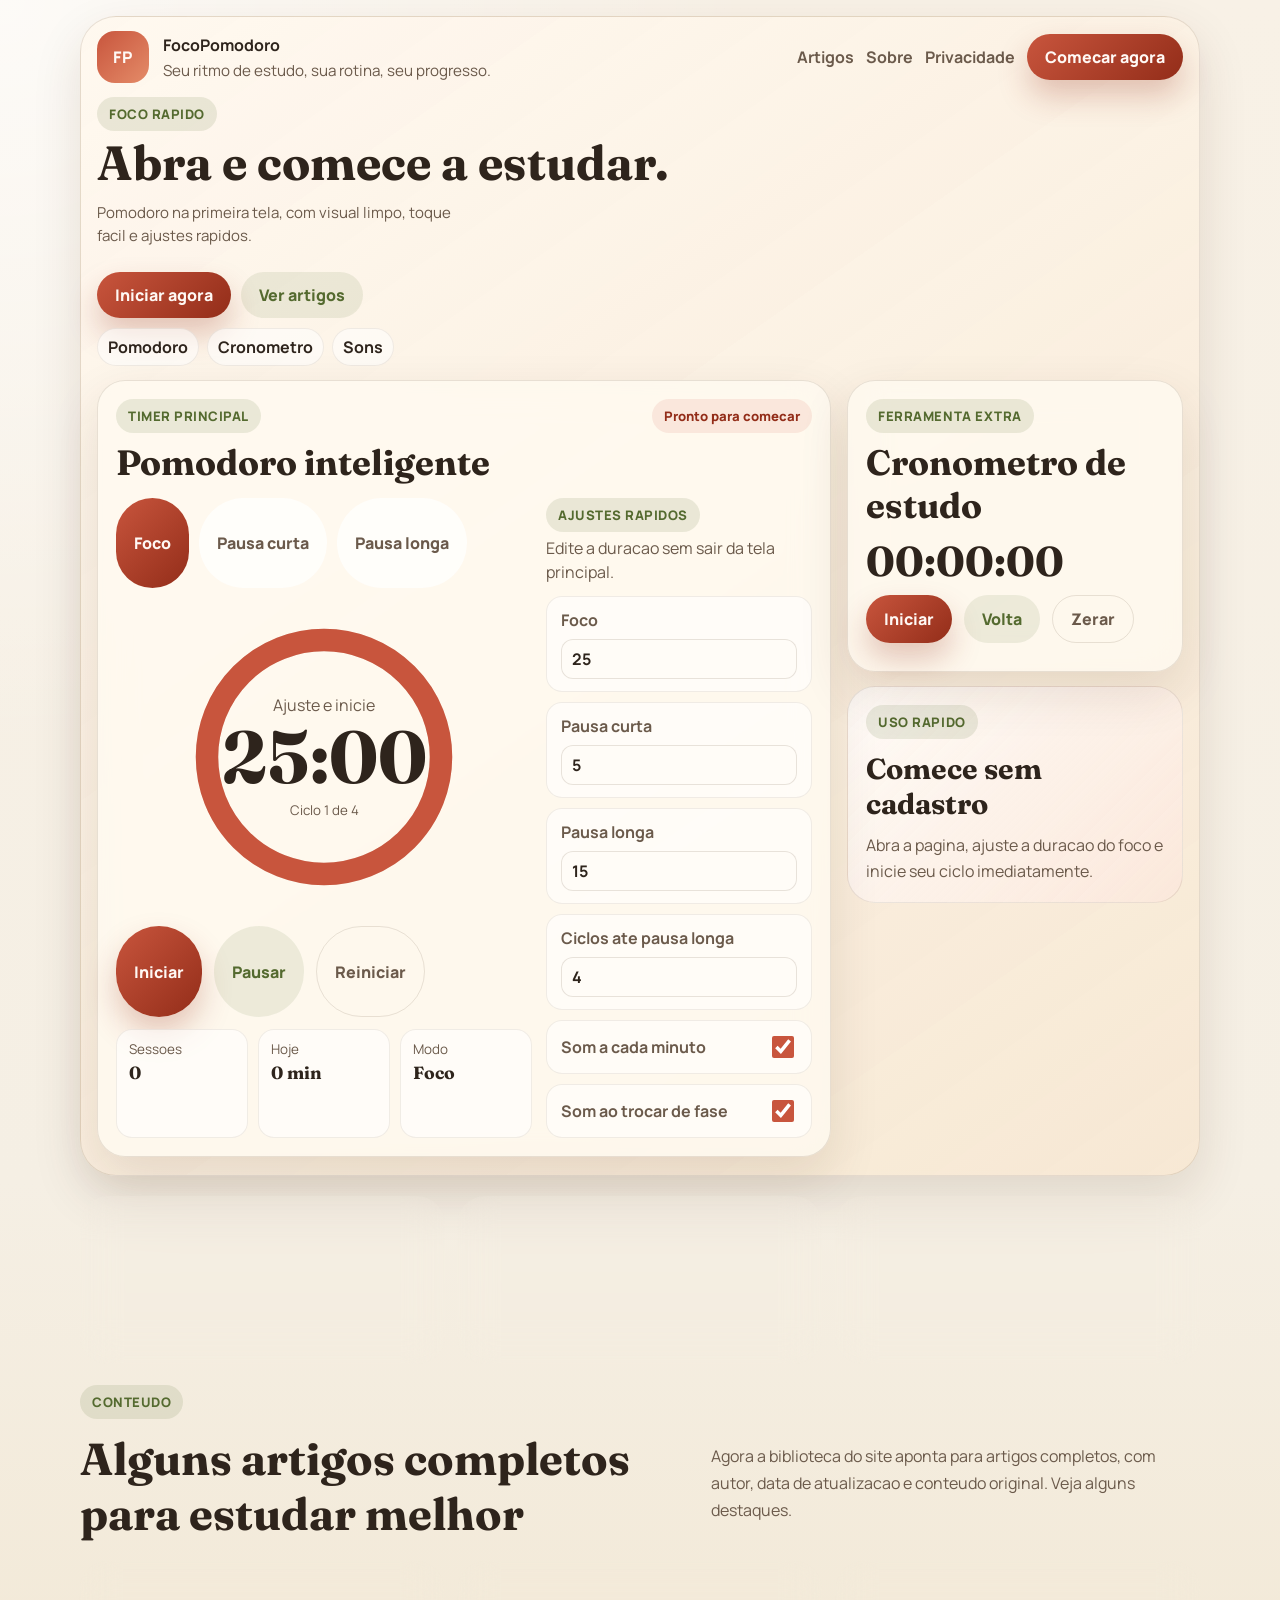
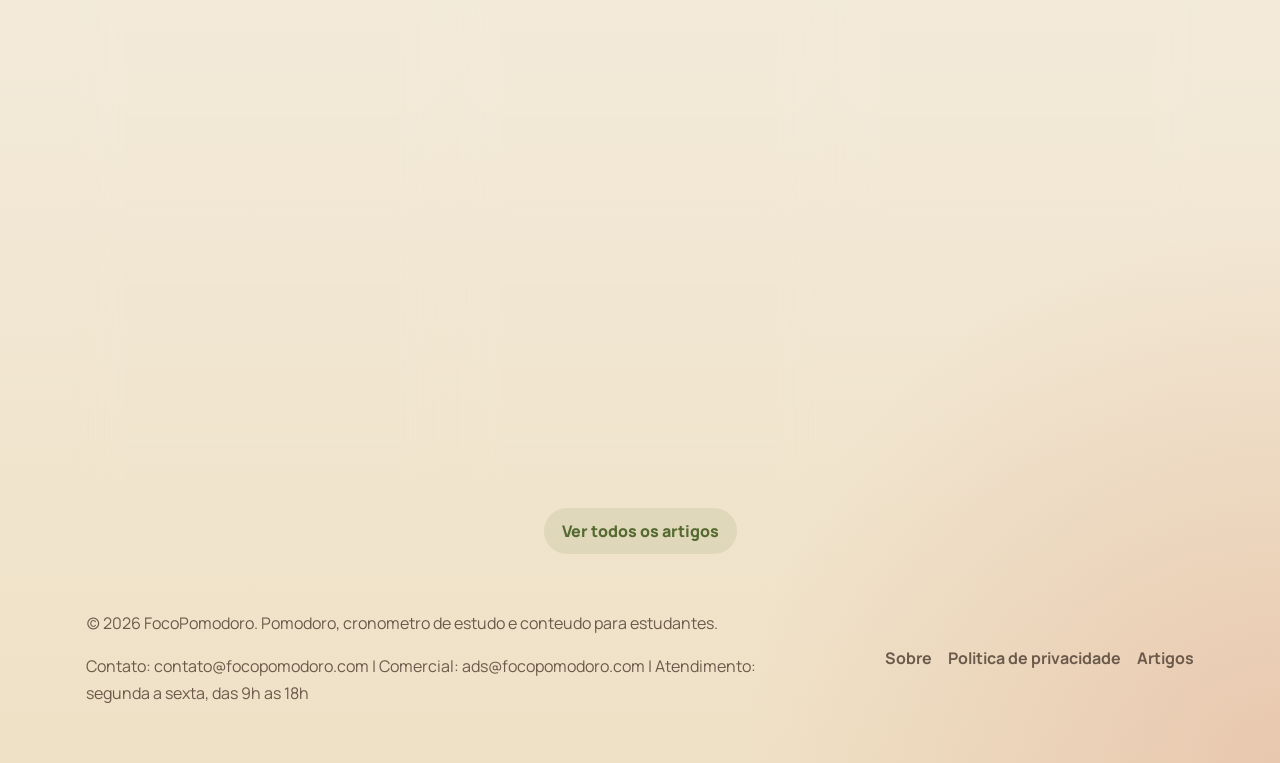
<file: index.html>
<!DOCTYPE html>
<html lang="pt-BR">
<head>
  <meta charset="UTF-8">
  <meta name="viewport" content="width=device-width, initial-scale=1.0">
  <meta name="google-adsense-account" content="ca-pub-2415417594040545">
  <title>FocoPomodoro | Estude com ritmo</title>
  <meta
    name="description"
    content="Timer Pomodoro, cronometro, metas de estudo e artigos em um site responsivo feito para manter o foco."
  >
  <link rel="preconnect" href="https://fonts.googleapis.com">
  <link rel="preconnect" href="https://fonts.gstatic.com" crossorigin>
  <link href="https://fonts.googleapis.com/css2?family=Fraunces:wght@500;700&family=Manrope:wght@400;500;700;800&display=swap" rel="stylesheet">
  <link rel="stylesheet" href="styles.css">
</head>
<body>
  <div class="page-shell">
    <header class="hero">
      <nav class="topbar">
        <div class="brand">
          <span class="brand-mark">FP</span>
          <div>
            <strong>FocoPomodoro</strong>
            <p>Seu ritmo de estudo, sua rotina, seu progresso.</p>
          </div>
        </div>
        <div class="nav-links">
          <a href="articles.html">Artigos</a>
          <a href="about.html">Sobre</a>
          <a href="privacy.html">Privacidade</a>
          <a class="nav-cta" href="#timer-app">Comecar agora</a>
        </div>
      </nav>

      <section class="hero-compact">
        <div class="hero-copy compact-copy">
          <span class="eyebrow">Foco rapido</span>
          <h1>Abra e comece a estudar.</h1>
          <p>Pomodoro na primeira tela, com visual limpo, toque facil e ajustes rapidos.</p>
        </div>
        <div class="hero-actions compact-actions">
          <a class="primary-button" href="#timer-app">Iniciar agora</a>
          <a class="secondary-button" href="articles.html">Ver artigos</a>
        </div>
        <ul class="hero-points compact-points">
          <li>Pomodoro</li>
          <li>Cronometro</li>
          <li>Sons</li>
        </ul>
      </section>

      <section class="app-grid hero-timer" id="timer-app">
        <article class="timer-card">
          <div class="card-header">
            <div>
              <span class="section-tag">Timer principal</span>
              <h2>Pomodoro inteligente</h2>
            </div>
            <span class="status-pill" id="timer-status">Pronto para comecar</span>
          </div>

          <div class="timer-layout">
            <div class="timer-primary-panel">
              <div class="mode-tabs" role="tablist" aria-label="Modos do timer">
                <button class="mode-tab is-active" data-mode="focus">Foco</button>
                <button class="mode-tab" data-mode="shortBreak">Pausa curta</button>
                <button class="mode-tab" data-mode="longBreak">Pausa longa</button>
              </div>

              <div class="timer-face">
                <div class="timer-ring">
                  <svg viewBox="0 0 120 120" class="progress-svg" aria-hidden="true">
                    <circle cx="60" cy="60" r="52" class="progress-track"></circle>
                    <circle cx="60" cy="60" r="52" class="progress-value" id="progress-ring"></circle>
                  </svg>
                  <div class="timer-readout">
                    <span id="timer-label">Tempo restante</span>
                    <strong id="timer-display">25:00</strong>
                    <small id="cycle-display">Ciclo 1 de 4</small>
                  </div>
                </div>
              </div>

              <div class="controls">
                <button class="primary-button" id="start-pomodoro">Iniciar</button>
                <button class="secondary-button" id="pause-pomodoro">Pausar</button>
                <button class="ghost-button" id="reset-pomodoro">Reiniciar</button>
              </div>

              <div class="mini-stats" aria-label="Resumo rapido do estudo">
                <article>
                  <span>Sessoes</span>
                  <strong id="completed-sessions">0</strong>
                </article>
                <article>
                  <span>Hoje</span>
                  <strong id="focus-minutes">0 min</strong>
                </article>
                <article>
                  <span>Modo</span>
                  <strong id="current-mode-label">Foco</strong>
                </article>
              </div>
            </div>

            <div class="timer-settings-panel">
              <div class="settings-heading">
                <span class="section-tag">Ajustes rapidos</span>
                <p>Edite a duracao sem sair da tela principal.</p>
              </div>
              <form class="settings-grid compact-settings" id="settings-form">
                <label>
                  Foco
                  <input type="number" id="focus-duration" min="1" max="90" value="25">
                </label>
                <label>
                  Pausa curta
                  <input type="number" id="short-break-duration" min="1" max="30" value="5">
                </label>
                <label>
                  Pausa longa
                  <input type="number" id="long-break-duration" min="1" max="60" value="15">
                </label>
                <label>
                  Ciclos ate pausa longa
                  <input type="number" id="cycles-before-long-break" min="2" max="8" value="4">
                </label>
                <label class="toggle-field">
                  Som a cada minuto
                  <input type="checkbox" id="minute-chime" checked>
                </label>
                <label class="toggle-field">
                  Som ao trocar de fase
                  <input type="checkbox" id="phase-alert" checked>
                </label>
              </form>
            </div>
          </div>
        </article>

        <aside class="sidebar-stack">
          <article class="stopwatch-card">
            <div class="card-header">
              <div>
                <span class="section-tag">Ferramenta extra</span>
                <h2>Cronometro de estudo</h2>
              </div>
            </div>
            <strong class="stopwatch-display" id="stopwatch-display">00:00:00</strong>
            <div class="controls compact">
              <button class="primary-button" id="start-stopwatch">Iniciar</button>
              <button class="secondary-button" id="lap-stopwatch">Volta</button>
              <button class="ghost-button" id="reset-stopwatch">Zerar</button>
            </div>
            <ul class="lap-list" id="lap-list" aria-label="Voltas registradas"></ul>
          </article>

          <article class="support-card">
            <span class="section-tag">Uso rapido</span>
            <strong>Comece sem cadastro</strong>
            <p>Abra a pagina, ajuste a duracao do foco e inicie seu ciclo imediatamente.</p>
          </article>
        </aside>
      </section>
    </header>

    <main>
      <section class="study-tools compact-tools" id="study-tools">
        <article>
          <span class="section-tag">Produtividade</span>
          <h3>Rotina visual de estudo</h3>
          <p>Interface clara com indicador de fase atual, progresso circular e status do ciclo.</p>
        </article>
        <article>
          <span class="section-tag">Concentracao</span>
          <h3>Sinais sonoros suaves</h3>
          <p>Toque curto a cada minuto e alerta especial ao fim de cada etapa para nao perder o ritmo.</p>
        </article>
        <article>
          <span class="section-tag">Receita</span>
          <h3>Interface simples e limpa</h3>
          <p>O layout prioriza foco, rapidez e leitura clara em qualquer dispositivo.</p>
        </article>
      </section>

      <section class="articles-section" id="articles">
        <div class="section-heading">
          <div>
            <span class="section-tag">Conteudo</span>
            <h2>Alguns artigos completos para estudar melhor</h2>
          </div>
          <p>
            Agora a biblioteca do site aponta para artigos completos, com autor,
            data de atualizacao e conteudo original. Veja alguns destaques.
          </p>
        </div>

        <div class="articles-grid">
          <article class="article-card">
            <a class="article-link" href="article-01.html">
            <span class="article-kicker">Artigo 01</span>
            <h3>Como usar a tecnica Pomodoro para estudar com mais consistencia</h3>
            <p>Entenda como dividir blocos de foco e pausas pode reduzir cansaco mental e melhorar sua disciplina diaria.</p>
            </a>
          </article>
          <article class="article-card">
            <a class="article-link" href="article-02.html">
            <span class="article-kicker">Artigo 02</span>
            <h3>Melhores horarios para estudar de acordo com sua rotina</h3>
            <p>Veja como identificar periodos de maior energia e montar uma agenda de estudo mais realista e sustentavel.</p>
            </a>
          </article>
          <article class="article-card">
            <a class="article-link" href="article-03.html">
            <span class="article-kicker">Artigo 03</span>
            <h3>Como montar um plano de estudos semanal sem sobrecarga</h3>
            <p>Aprenda a distribuir materias e metas com espaco para revisoes, descansos e ajustes ao longo da semana.</p>
            </a>
          </article>
          <article class="article-card">
            <a class="article-link" href="article-04.html">
            <span class="article-kicker">Artigo 04</span>
            <h3>Cronometro de estudo: quando usar contagem livre em vez de Pomodoro</h3>
            <p>Descubra em quais tarefas vale mais usar cronometro corrido do que ciclos fechados com pausas definidas.</p>
            </a>
          </article>
          <article class="article-card">
            <a class="article-link" href="article-05.html">
            <span class="article-kicker">Artigo 05</span>
            <h3>Como fazer revisao ativa para lembrar mais em menos tempo</h3>
            <p>Conheca tecnicas praticas para revisar conteudo com perguntas, resumos curtos e recuperacao da memoria.</p>
            </a>
          </article>
        </div>
        <div class="articles-cta">
          <a class="secondary-button" href="articles.html">Ver todos os artigos</a>
        </div>
      </section>
    </main>

    <footer class="site-footer">
      <div>
        <p>(c) 2026 FocoPomodoro. Pomodoro, cronometro de estudo e conteudo para estudantes.</p>
        <p>Contato: contato@focopomodoro.com | Comercial: ads@focopomodoro.com | Atendimento: segunda a sexta, das 9h as 18h</p>
      </div>
      <div class="footer-links">
        <a href="about.html">Sobre</a>
        <a href="privacy.html">Politica de privacidade</a>
        <a href="articles.html">Artigos</a>
      </div>
    </footer>
  </div>

  <script src="ui-sounds.js"></script>
  <script src="script.js"></script>
</body>
</html>
</file>
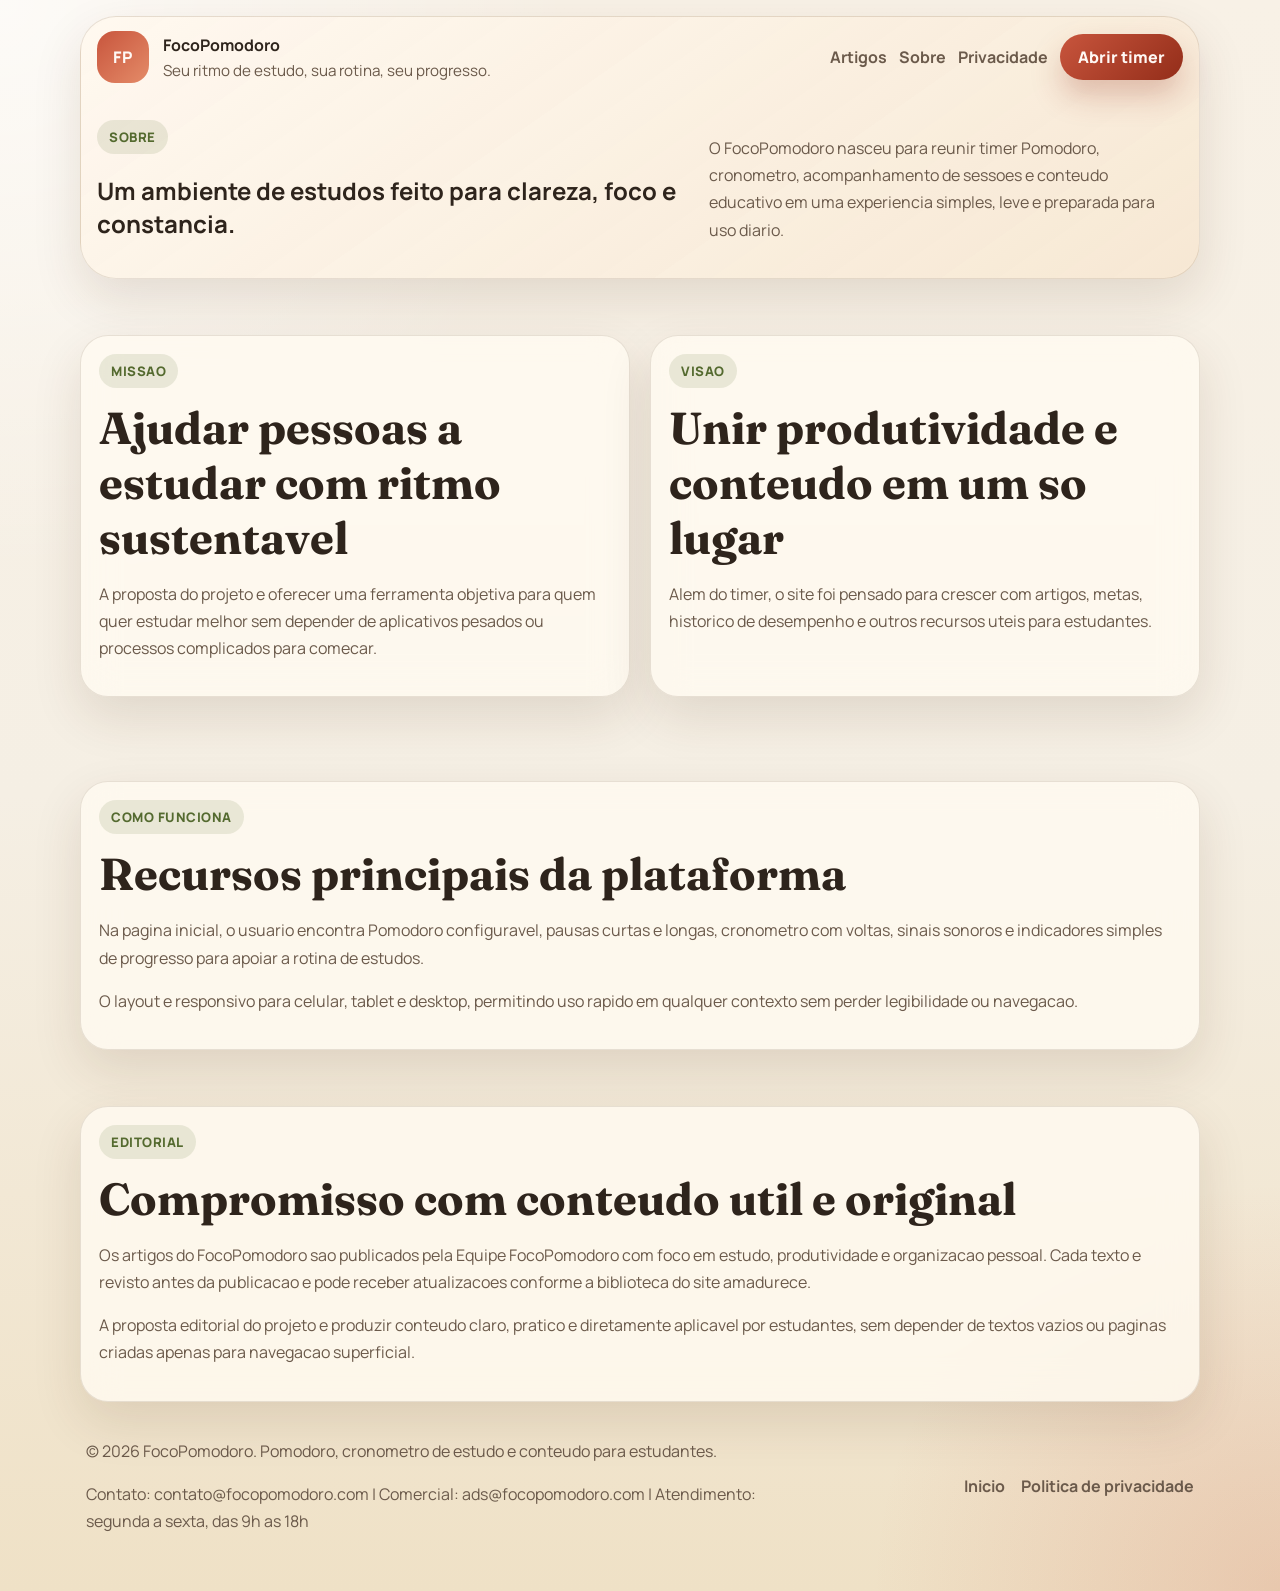
<file: about.html>
<!DOCTYPE html>
<html lang="pt-BR">
<head>
  <meta charset="UTF-8">
  <meta name="viewport" content="width=device-width, initial-scale=1.0">
  <meta name="google-adsense-account" content="ca-pub-2415417594040545">
  <title>Sobre | FocoPomodoro</title>
  <meta
    name="description"
    content="Conheca o FocoPomodoro, plataforma de estudos com Pomodoro, cronometro e recursos para concentracao."
  >
  <link rel="preconnect" href="https://fonts.googleapis.com">
  <link rel="preconnect" href="https://fonts.gstatic.com" crossorigin>
  <link href="https://fonts.googleapis.com/css2?family=Fraunces:wght@500;700&family=Manrope:wght@400;500;700;800&display=swap" rel="stylesheet">
  <link rel="stylesheet" href="styles.css">
</head>
<body>
  <div class="page-shell">
    <header class="hero static-page-hero">
      <nav class="topbar">
        <div class="brand">
          <span class="brand-mark">FP</span>
          <div>
            <strong>FocoPomodoro</strong>
            <p>Seu ritmo de estudo, sua rotina, seu progresso.</p>
          </div>
        </div>
        <div class="nav-links">
          <a href="articles.html">Artigos</a>
          <a href="about.html">Sobre</a>
          <a href="privacy.html">Privacidade</a>
          <a class="nav-cta" href="index.html#timer-app">Abrir timer</a>
        </div>
      </nav>

      <section class="section-heading page-intro">
        <div>
          <span class="section-tag">Sobre</span>
          <h1>Um ambiente de estudos feito para clareza, foco e constancia.</h1>
        </div>
        <p>
          O FocoPomodoro nasceu para reunir timer Pomodoro, cronometro,
          acompanhamento de sessoes e conteudo educativo em uma experiencia
          simples, leve e preparada para uso diario.
        </p>
      </section>
    </header>

    <main class="content-stack">
      <section class="info-grid">
        <article class="info-card">
          <span class="section-tag">Missao</span>
          <h2>Ajudar pessoas a estudar com ritmo sustentavel</h2>
          <p>
            A proposta do projeto e oferecer uma ferramenta objetiva para quem
            quer estudar melhor sem depender de aplicativos pesados ou processos
            complicados para comecar.
          </p>
        </article>
        <article class="info-card">
          <span class="section-tag">Visao</span>
          <h2>Unir produtividade e conteudo em um so lugar</h2>
          <p>
            Alem do timer, o site foi pensado para crescer com artigos, metas,
            historico de desempenho e outros recursos uteis para estudantes.
          </p>
        </article>
      </section>

      <section class="privacy-card">
        <span class="section-tag">Como funciona</span>
        <h2>Recursos principais da plataforma</h2>
        <p>
          Na pagina inicial, o usuario encontra Pomodoro configuravel, pausas
          curtas e longas, cronometro com voltas, sinais sonoros e indicadores
          simples de progresso para apoiar a rotina de estudos.
        </p>
        <p>
          O layout e responsivo para celular, tablet e desktop, permitindo uso
          rapido em qualquer contexto sem perder legibilidade ou navegacao.
        </p>
      </section>

      <section class="privacy-card">
        <span class="section-tag">Editorial</span>
        <h2>Compromisso com conteudo util e original</h2>
        <p>
          Os artigos do FocoPomodoro sao publicados pela Equipe FocoPomodoro com
          foco em estudo, produtividade e organizacao pessoal. Cada texto e
          revisto antes da publicacao e pode receber atualizacoes conforme a
          biblioteca do site amadurece.
        </p>
        <p>
          A proposta editorial do projeto e produzir conteudo claro, pratico e
          diretamente aplicavel por estudantes, sem depender de textos vazios ou
          paginas criadas apenas para navegacao superficial.
        </p>
      </section>
    </main>

    <footer class="site-footer">
      <div>
        <p>© 2026 FocoPomodoro. Pomodoro, cronometro de estudo e conteudo para estudantes.</p>
        <p>Contato: contato@focopomodoro.com | Comercial: ads@focopomodoro.com | Atendimento: segunda a sexta, das 9h as 18h</p>
      </div>
      <div class="footer-links">
        <a href="index.html">Inicio</a>
        <a href="privacy.html">Politica de privacidade</a>
      </div>
    </footer>
  </div>
  <script src="ui-sounds.js"></script>
</body>
</html>
</file>
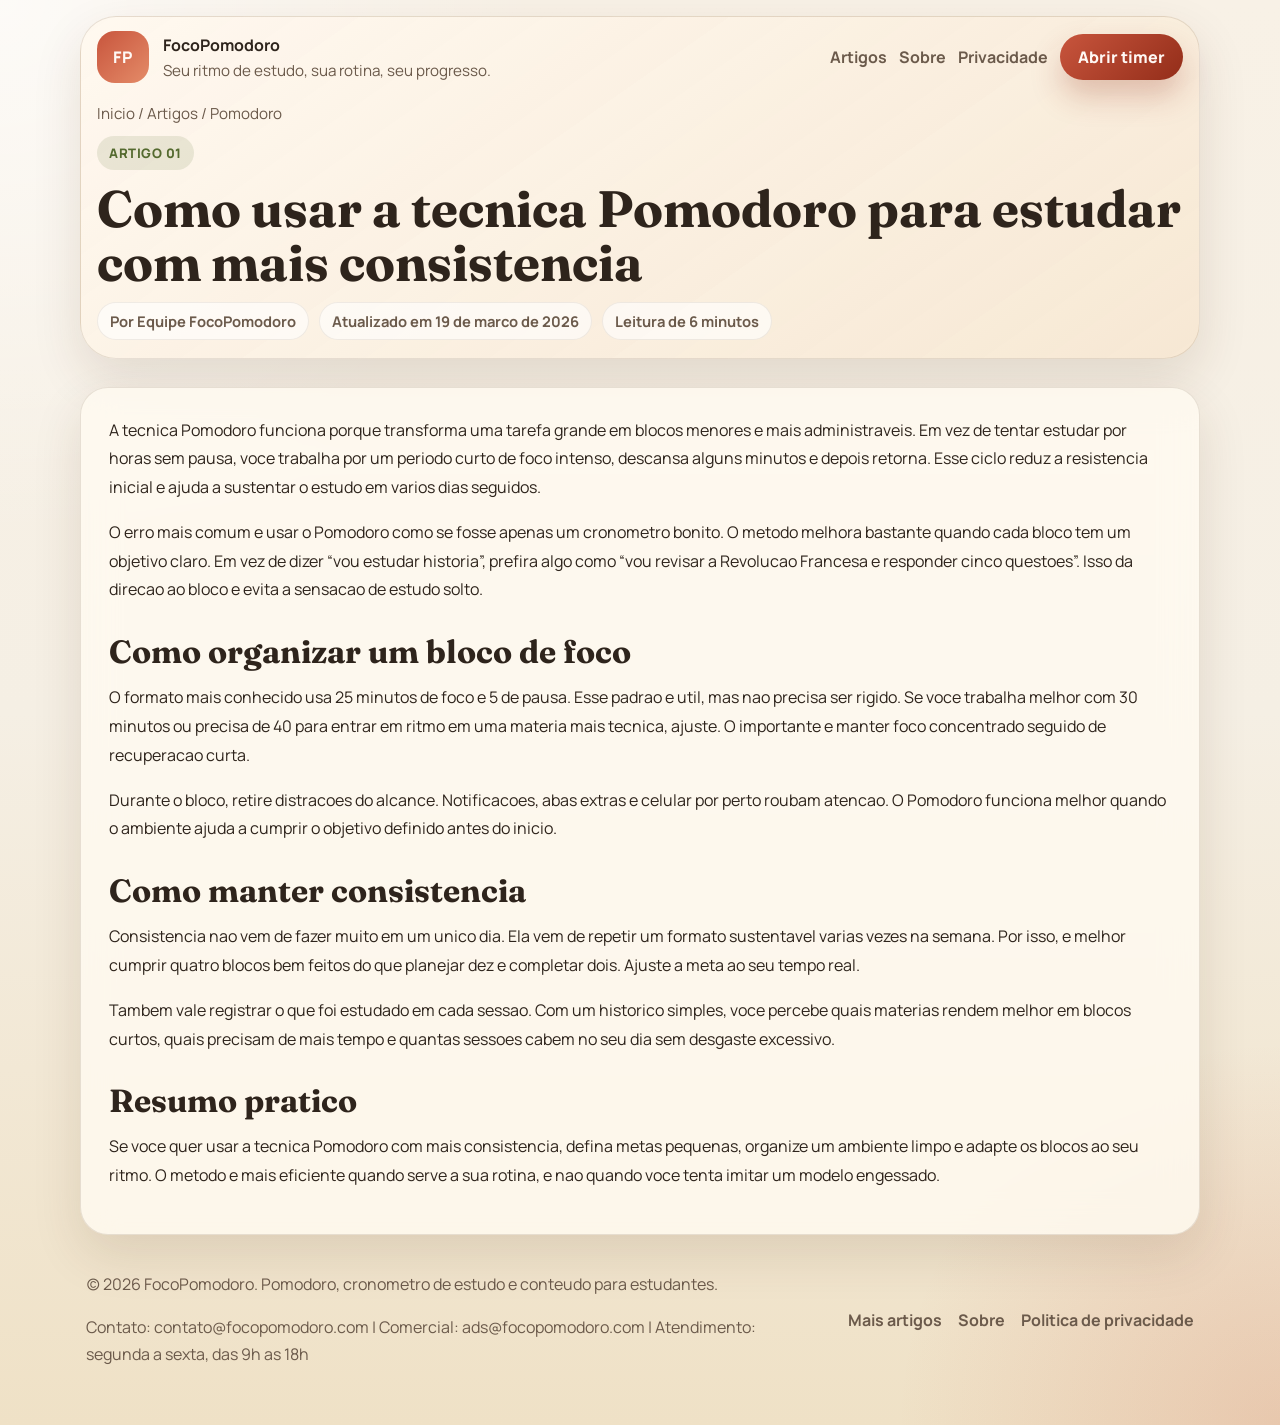
<file: article-01.html>
<!DOCTYPE html>
<html lang="pt-BR">
<head>
  <meta charset="UTF-8">
  <meta name="viewport" content="width=device-width, initial-scale=1.0">
  <meta name="google-adsense-account" content="ca-pub-2415417594040545">
  <title>Como usar a tecnica Pomodoro para estudar com mais consistencia | FocoPomodoro</title>
  <meta name="description" content="Guia pratico para usar a tecnica Pomodoro com foco, pausas e constancia no estudo.">
  <link rel="preconnect" href="https://fonts.googleapis.com">
  <link rel="preconnect" href="https://fonts.gstatic.com" crossorigin>
  <link href="https://fonts.googleapis.com/css2?family=Fraunces:wght@500;700&family=Manrope:wght@400;500;700;800&display=swap" rel="stylesheet">
  <link rel="stylesheet" href="styles.css">
</head>
<body>
  <div class="page-shell">
    <header class="hero static-page-hero">
      <nav class="topbar">
        <div class="brand">
          <span class="brand-mark">FP</span>
          <div>
            <strong>FocoPomodoro</strong>
            <p>Seu ritmo de estudo, sua rotina, seu progresso.</p>
          </div>
        </div>
        <div class="nav-links">
          <a href="articles.html">Artigos</a>
          <a href="about.html">Sobre</a>
          <a href="privacy.html">Privacidade</a>
          <a class="nav-cta" href="index.html#timer-app">Abrir timer</a>
        </div>
      </nav>
      <div class="article-hero">
        <p class="breadcrumb"><a href="index.html">Inicio</a> / <a href="articles.html">Artigos</a> / Pomodoro</p>
        <span class="section-tag">Artigo 01</span>
        <h1>Como usar a tecnica Pomodoro para estudar com mais consistencia</h1>
        <div class="article-meta">
          <span>Por Equipe FocoPomodoro</span>
          <span>Atualizado em 19 de marco de 2026</span>
          <span>Leitura de 6 minutos</span>
        </div>
      </div>
    </header>
    <main class="content-stack">
      <article class="article-page">
        <p>A tecnica Pomodoro funciona porque transforma uma tarefa grande em blocos menores e mais administraveis. Em vez de tentar estudar por horas sem pausa, voce trabalha por um periodo curto de foco intenso, descansa alguns minutos e depois retorna. Esse ciclo reduz a resistencia inicial e ajuda a sustentar o estudo em varios dias seguidos.</p>
        <p>O erro mais comum e usar o Pomodoro como se fosse apenas um cronometro bonito. O metodo melhora bastante quando cada bloco tem um objetivo claro. Em vez de dizer “vou estudar historia”, prefira algo como “vou revisar a Revolucao Francesa e responder cinco questoes”. Isso da direcao ao bloco e evita a sensacao de estudo solto.</p>
        <h2>Como organizar um bloco de foco</h2>
        <p>O formato mais conhecido usa 25 minutos de foco e 5 de pausa. Esse padrao e util, mas nao precisa ser rigido. Se voce trabalha melhor com 30 minutos ou precisa de 40 para entrar em ritmo em uma materia mais tecnica, ajuste. O importante e manter foco concentrado seguido de recuperacao curta.</p>
        <p>Durante o bloco, retire distracoes do alcance. Notificacoes, abas extras e celular por perto roubam atencao. O Pomodoro funciona melhor quando o ambiente ajuda a cumprir o objetivo definido antes do inicio.</p>
        <h2>Como manter consistencia</h2>
        <p>Consistencia nao vem de fazer muito em um unico dia. Ela vem de repetir um formato sustentavel varias vezes na semana. Por isso, e melhor cumprir quatro blocos bem feitos do que planejar dez e completar dois. Ajuste a meta ao seu tempo real.</p>
        <p>Tambem vale registrar o que foi estudado em cada sessao. Com um historico simples, voce percebe quais materias rendem melhor em blocos curtos, quais precisam de mais tempo e quantas sessoes cabem no seu dia sem desgaste excessivo.</p>
        <h2>Resumo pratico</h2>
        <p>Se voce quer usar a tecnica Pomodoro com mais consistencia, defina metas pequenas, organize um ambiente limpo e adapte os blocos ao seu ritmo. O metodo e mais eficiente quando serve a sua rotina, e nao quando voce tenta imitar um modelo engessado.</p>
      </article>
    </main>
    <footer class="site-footer">
      <div>
        <p>(c) 2026 FocoPomodoro. Pomodoro, cronometro de estudo e conteudo para estudantes.</p>
        <p>Contato: contato@focopomodoro.com | Comercial: ads@focopomodoro.com | Atendimento: segunda a sexta, das 9h as 18h</p>
      </div>
      <div class="footer-links">
        <a href="articles.html">Mais artigos</a>
        <a href="about.html">Sobre</a>
        <a href="privacy.html">Politica de privacidade</a>
      </div>
    </footer>
  </div>
  <script src="ui-sounds.js"></script>
</body>
</html>
</file>
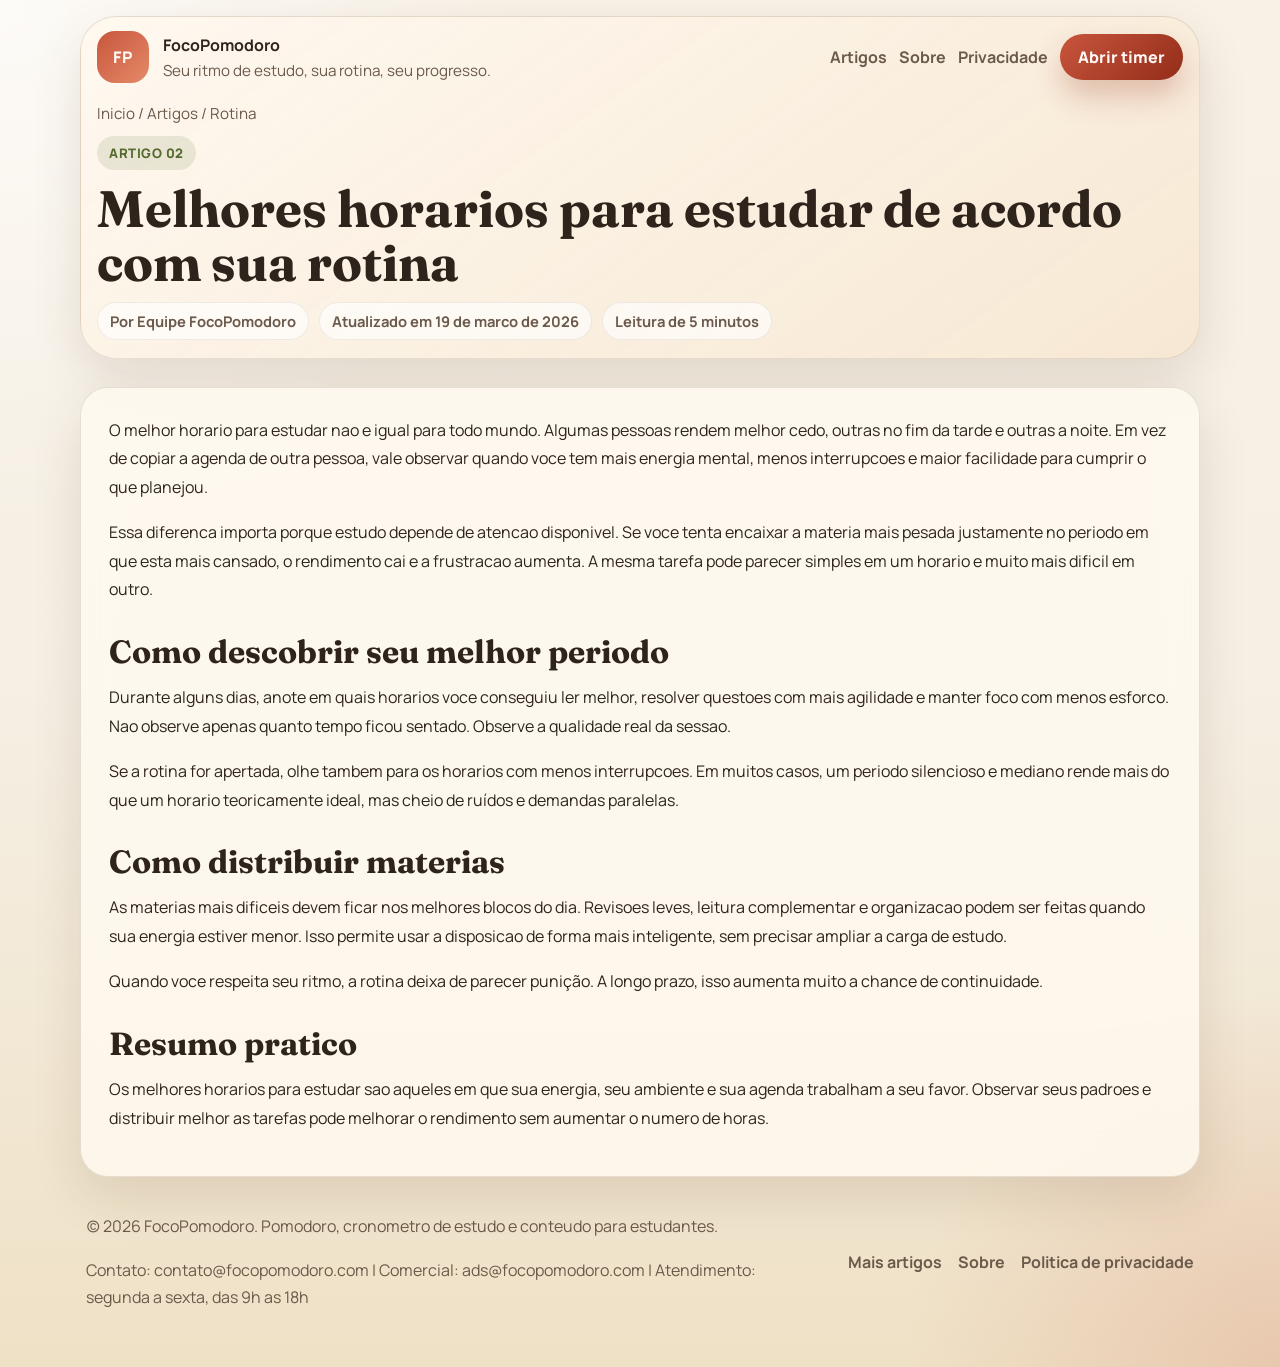
<file: article-02.html>
<!DOCTYPE html>
<html lang="pt-BR">
<head>
  <meta charset="UTF-8">
  <meta name="viewport" content="width=device-width, initial-scale=1.0">
  <meta name="google-adsense-account" content="ca-pub-2415417594040545">
  <title>Melhores horarios para estudar de acordo com sua rotina | FocoPomodoro</title>
  <meta name="description" content="Aprenda a escolher os melhores horarios para estudar com base na sua energia, agenda e rotina real.">
  <link rel="preconnect" href="https://fonts.googleapis.com">
  <link rel="preconnect" href="https://fonts.gstatic.com" crossorigin>
  <link href="https://fonts.googleapis.com/css2?family=Fraunces:wght@500;700&family=Manrope:wght@400;500;700;800&display=swap" rel="stylesheet">
  <link rel="stylesheet" href="styles.css">
</head>
<body>
  <div class="page-shell">
    <header class="hero static-page-hero">
      <nav class="topbar">
        <div class="brand"><span class="brand-mark">FP</span><div><strong>FocoPomodoro</strong><p>Seu ritmo de estudo, sua rotina, seu progresso.</p></div></div>
        <div class="nav-links"><a href="articles.html">Artigos</a><a href="about.html">Sobre</a><a href="privacy.html">Privacidade</a><a class="nav-cta" href="index.html#timer-app">Abrir timer</a></div>
      </nav>
      <div class="article-hero">
        <p class="breadcrumb"><a href="index.html">Inicio</a> / <a href="articles.html">Artigos</a> / Rotina</p>
        <span class="section-tag">Artigo 02</span>
        <h1>Melhores horarios para estudar de acordo com sua rotina</h1>
        <div class="article-meta"><span>Por Equipe FocoPomodoro</span><span>Atualizado em 19 de marco de 2026</span><span>Leitura de 5 minutos</span></div>
      </div>
    </header>
    <main class="content-stack">
      <article class="article-page">
        <p>O melhor horario para estudar nao e igual para todo mundo. Algumas pessoas rendem melhor cedo, outras no fim da tarde e outras a noite. Em vez de copiar a agenda de outra pessoa, vale observar quando voce tem mais energia mental, menos interrupcoes e maior facilidade para cumprir o que planejou.</p>
        <p>Essa diferenca importa porque estudo depende de atencao disponivel. Se voce tenta encaixar a materia mais pesada justamente no periodo em que esta mais cansado, o rendimento cai e a frustracao aumenta. A mesma tarefa pode parecer simples em um horario e muito mais dificil em outro.</p>
        <h2>Como descobrir seu melhor periodo</h2>
        <p>Durante alguns dias, anote em quais horarios voce conseguiu ler melhor, resolver questoes com mais agilidade e manter foco com menos esforco. Nao observe apenas quanto tempo ficou sentado. Observe a qualidade real da sessao.</p>
        <p>Se a rotina for apertada, olhe tambem para os horarios com menos interrupcoes. Em muitos casos, um periodo silencioso e mediano rende mais do que um horario teoricamente ideal, mas cheio de ruídos e demandas paralelas.</p>
        <h2>Como distribuir materias</h2>
        <p>As materias mais dificeis devem ficar nos melhores blocos do dia. Revisoes leves, leitura complementar e organizacao podem ser feitas quando sua energia estiver menor. Isso permite usar a disposicao de forma mais inteligente, sem precisar ampliar a carga de estudo.</p>
        <p>Quando voce respeita seu ritmo, a rotina deixa de parecer punição. A longo prazo, isso aumenta muito a chance de continuidade.</p>
        <h2>Resumo pratico</h2>
        <p>Os melhores horarios para estudar sao aqueles em que sua energia, seu ambiente e sua agenda trabalham a seu favor. Observar seus padroes e distribuir melhor as tarefas pode melhorar o rendimento sem aumentar o numero de horas.</p>
      </article>
    </main>
    <footer class="site-footer"><div><p>(c) 2026 FocoPomodoro. Pomodoro, cronometro de estudo e conteudo para estudantes.</p><p>Contato: contato@focopomodoro.com | Comercial: ads@focopomodoro.com | Atendimento: segunda a sexta, das 9h as 18h</p></div><div class="footer-links"><a href="articles.html">Mais artigos</a><a href="about.html">Sobre</a><a href="privacy.html">Politica de privacidade</a></div></footer>
  </div>
  <script src="ui-sounds.js"></script>
</body>
</html>
</file>
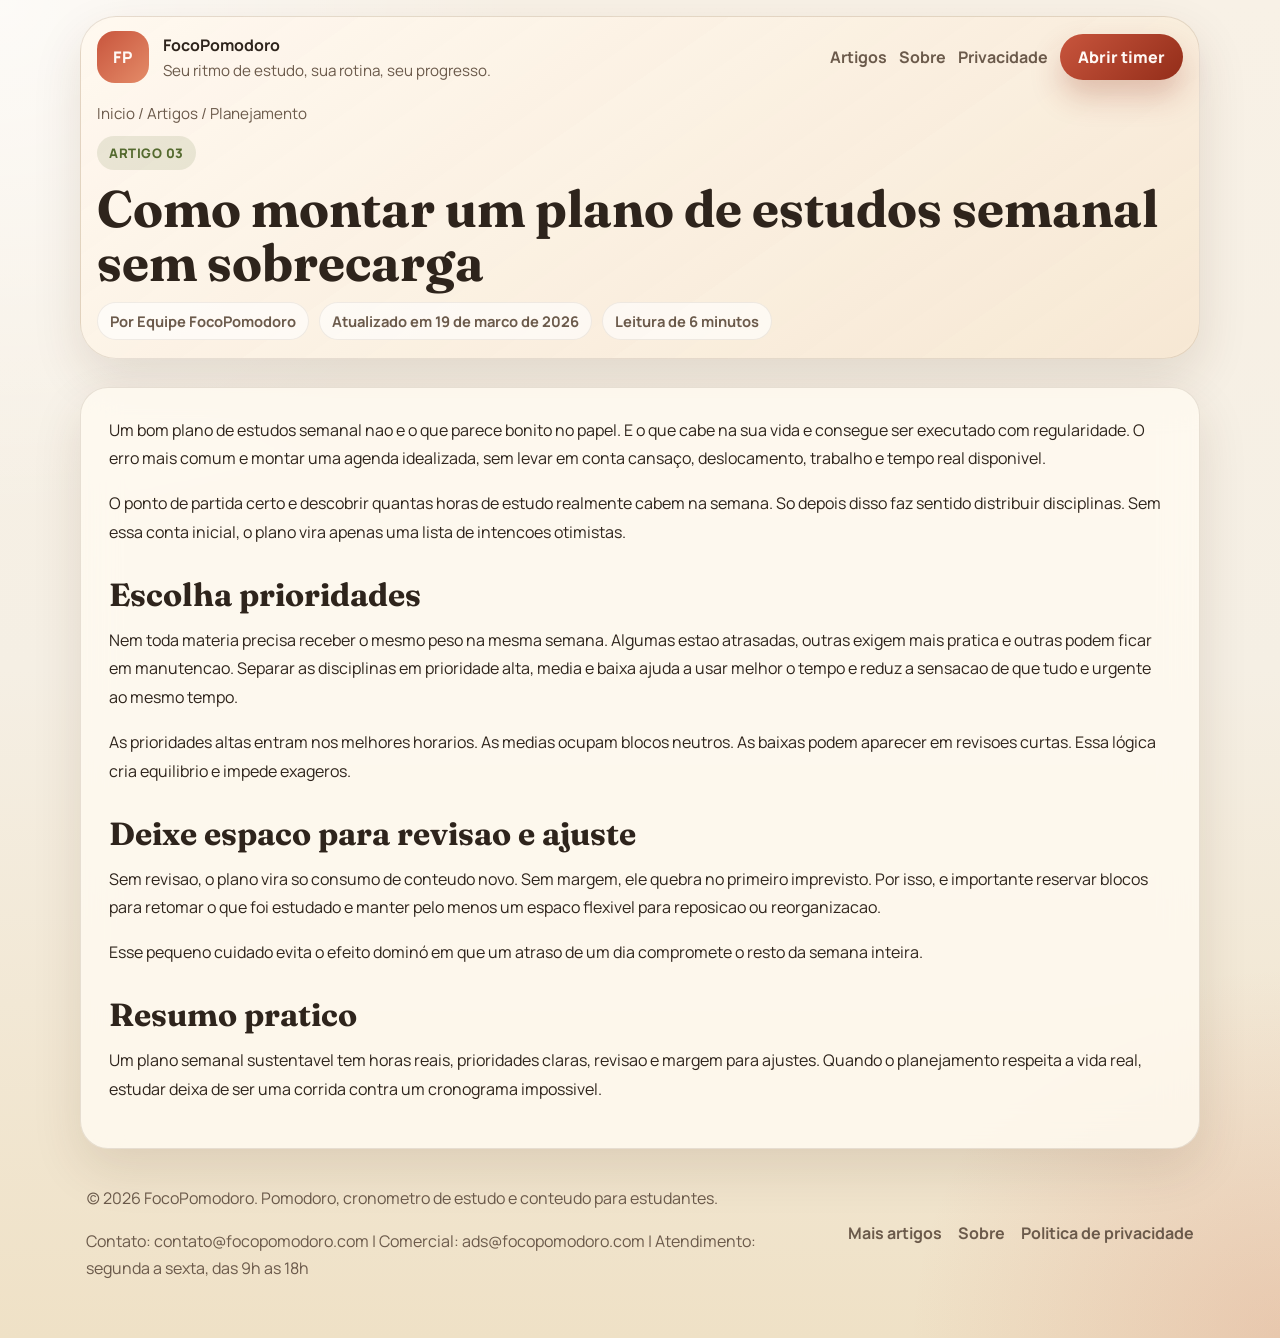
<file: article-03.html>
<!DOCTYPE html>
<html lang="pt-BR">
<head>
  <meta charset="UTF-8">
  <meta name="viewport" content="width=device-width, initial-scale=1.0">
  <meta name="google-adsense-account" content="ca-pub-2415417594040545">
  <title>Como montar um plano de estudos semanal sem sobrecarga | FocoPomodoro</title>
  <meta name="description" content="Veja como montar um plano de estudos semanal realista, equilibrado e sustentável.">
  <link rel="preconnect" href="https://fonts.googleapis.com">
  <link rel="preconnect" href="https://fonts.gstatic.com" crossorigin>
  <link href="https://fonts.googleapis.com/css2?family=Fraunces:wght@500;700&family=Manrope:wght@400;500;700;800&display=swap" rel="stylesheet">
  <link rel="stylesheet" href="styles.css">
</head>
<body>
  <div class="page-shell">
    <header class="hero static-page-hero">
      <nav class="topbar">
        <div class="brand"><span class="brand-mark">FP</span><div><strong>FocoPomodoro</strong><p>Seu ritmo de estudo, sua rotina, seu progresso.</p></div></div>
        <div class="nav-links"><a href="articles.html">Artigos</a><a href="about.html">Sobre</a><a href="privacy.html">Privacidade</a><a class="nav-cta" href="index.html#timer-app">Abrir timer</a></div>
      </nav>
      <div class="article-hero">
        <p class="breadcrumb"><a href="index.html">Inicio</a> / <a href="articles.html">Artigos</a> / Planejamento</p>
        <span class="section-tag">Artigo 03</span>
        <h1>Como montar um plano de estudos semanal sem sobrecarga</h1>
        <div class="article-meta"><span>Por Equipe FocoPomodoro</span><span>Atualizado em 19 de marco de 2026</span><span>Leitura de 6 minutos</span></div>
      </div>
    </header>
    <main class="content-stack">
      <article class="article-page">
        <p>Um bom plano de estudos semanal nao e o que parece bonito no papel. E o que cabe na sua vida e consegue ser executado com regularidade. O erro mais comum e montar uma agenda idealizada, sem levar em conta cansaço, deslocamento, trabalho e tempo real disponivel.</p>
        <p>O ponto de partida certo e descobrir quantas horas de estudo realmente cabem na semana. So depois disso faz sentido distribuir disciplinas. Sem essa conta inicial, o plano vira apenas uma lista de intencoes otimistas.</p>
        <h2>Escolha prioridades</h2>
        <p>Nem toda materia precisa receber o mesmo peso na mesma semana. Algumas estao atrasadas, outras exigem mais pratica e outras podem ficar em manutencao. Separar as disciplinas em prioridade alta, media e baixa ajuda a usar melhor o tempo e reduz a sensacao de que tudo e urgente ao mesmo tempo.</p>
        <p>As prioridades altas entram nos melhores horarios. As medias ocupam blocos neutros. As baixas podem aparecer em revisoes curtas. Essa lógica cria equilibrio e impede exageros.</p>
        <h2>Deixe espaco para revisao e ajuste</h2>
        <p>Sem revisao, o plano vira so consumo de conteudo novo. Sem margem, ele quebra no primeiro imprevisto. Por isso, e importante reservar blocos para retomar o que foi estudado e manter pelo menos um espaco flexivel para reposicao ou reorganizacao.</p>
        <p>Esse pequeno cuidado evita o efeito dominó em que um atraso de um dia compromete o resto da semana inteira.</p>
        <h2>Resumo pratico</h2>
        <p>Um plano semanal sustentavel tem horas reais, prioridades claras, revisao e margem para ajustes. Quando o planejamento respeita a vida real, estudar deixa de ser uma corrida contra um cronograma impossivel.</p>
      </article>
    </main>
    <footer class="site-footer"><div><p>(c) 2026 FocoPomodoro. Pomodoro, cronometro de estudo e conteudo para estudantes.</p><p>Contato: contato@focopomodoro.com | Comercial: ads@focopomodoro.com | Atendimento: segunda a sexta, das 9h as 18h</p></div><div class="footer-links"><a href="articles.html">Mais artigos</a><a href="about.html">Sobre</a><a href="privacy.html">Politica de privacidade</a></div></footer>
  </div>
  <script src="ui-sounds.js"></script>
</body>
</html>
</file>
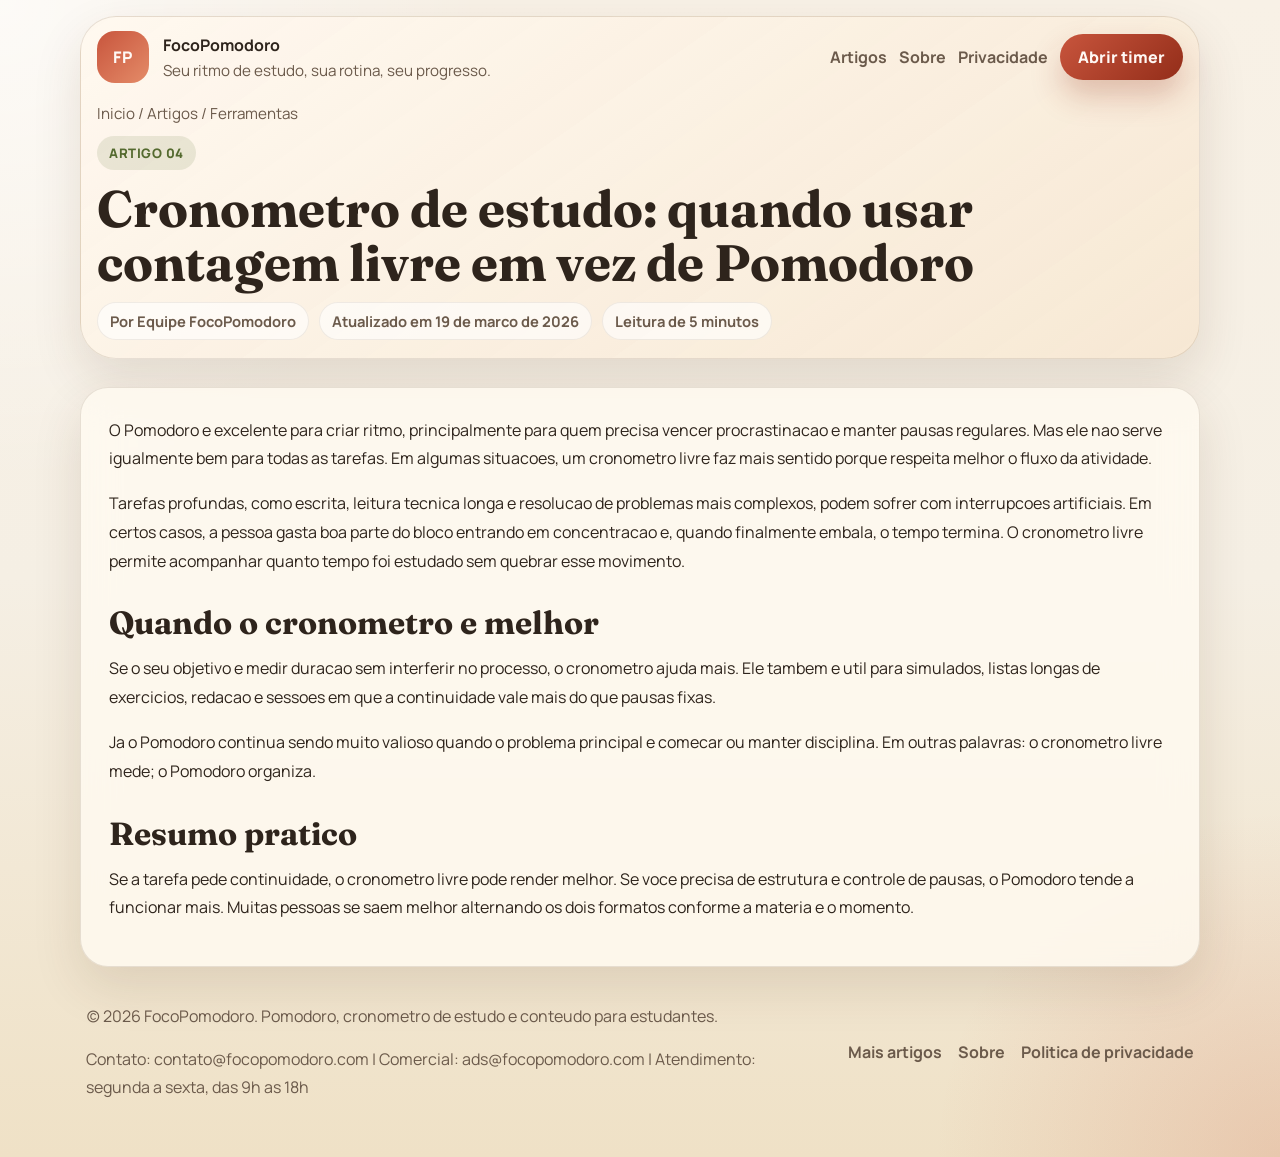
<file: article-04.html>
<!DOCTYPE html>
<html lang="pt-BR">
<head>
  <meta charset="UTF-8">
  <meta name="viewport" content="width=device-width, initial-scale=1.0">
  <meta name="google-adsense-account" content="ca-pub-2415417594040545">
  <title>Cronometro de estudo: quando usar contagem livre em vez de Pomodoro | FocoPomodoro</title>
  <meta name="description" content="Entenda quando o cronometro livre pode funcionar melhor do que ciclos fechados de Pomodoro.">
  <link rel="preconnect" href="https://fonts.googleapis.com">
  <link rel="preconnect" href="https://fonts.gstatic.com" crossorigin>
  <link href="https://fonts.googleapis.com/css2?family=Fraunces:wght@500;700&family=Manrope:wght@400;500;700;800&display=swap" rel="stylesheet">
  <link rel="stylesheet" href="styles.css">
</head>
<body>
  <div class="page-shell">
    <header class="hero static-page-hero">
      <nav class="topbar"><div class="brand"><span class="brand-mark">FP</span><div><strong>FocoPomodoro</strong><p>Seu ritmo de estudo, sua rotina, seu progresso.</p></div></div><div class="nav-links"><a href="articles.html">Artigos</a><a href="about.html">Sobre</a><a href="privacy.html">Privacidade</a><a class="nav-cta" href="index.html#timer-app">Abrir timer</a></div></nav>
      <div class="article-hero"><p class="breadcrumb"><a href="index.html">Inicio</a> / <a href="articles.html">Artigos</a> / Ferramentas</p><span class="section-tag">Artigo 04</span><h1>Cronometro de estudo: quando usar contagem livre em vez de Pomodoro</h1><div class="article-meta"><span>Por Equipe FocoPomodoro</span><span>Atualizado em 19 de marco de 2026</span><span>Leitura de 5 minutos</span></div></div>
    </header>
    <main class="content-stack"><article class="article-page"><p>O Pomodoro e excelente para criar ritmo, principalmente para quem precisa vencer procrastinacao e manter pausas regulares. Mas ele nao serve igualmente bem para todas as tarefas. Em algumas situacoes, um cronometro livre faz mais sentido porque respeita melhor o fluxo da atividade.</p><p>Tarefas profundas, como escrita, leitura tecnica longa e resolucao de problemas mais complexos, podem sofrer com interrupcoes artificiais. Em certos casos, a pessoa gasta boa parte do bloco entrando em concentracao e, quando finalmente embala, o tempo termina. O cronometro livre permite acompanhar quanto tempo foi estudado sem quebrar esse movimento.</p><h2>Quando o cronometro e melhor</h2><p>Se o seu objetivo e medir duracao sem interferir no processo, o cronometro ajuda mais. Ele tambem e util para simulados, listas longas de exercicios, redacao e sessoes em que a continuidade vale mais do que pausas fixas.</p><p>Ja o Pomodoro continua sendo muito valioso quando o problema principal e comecar ou manter disciplina. Em outras palavras: o cronometro livre mede; o Pomodoro organiza.</p><h2>Resumo pratico</h2><p>Se a tarefa pede continuidade, o cronometro livre pode render melhor. Se voce precisa de estrutura e controle de pausas, o Pomodoro tende a funcionar mais. Muitas pessoas se saem melhor alternando os dois formatos conforme a materia e o momento.</p></article></main>
    <footer class="site-footer"><div><p>(c) 2026 FocoPomodoro. Pomodoro, cronometro de estudo e conteudo para estudantes.</p><p>Contato: contato@focopomodoro.com | Comercial: ads@focopomodoro.com | Atendimento: segunda a sexta, das 9h as 18h</p></div><div class="footer-links"><a href="articles.html">Mais artigos</a><a href="about.html">Sobre</a><a href="privacy.html">Politica de privacidade</a></div></footer>
  </div>
  <script src="ui-sounds.js"></script>
</body>
</html>
</file>
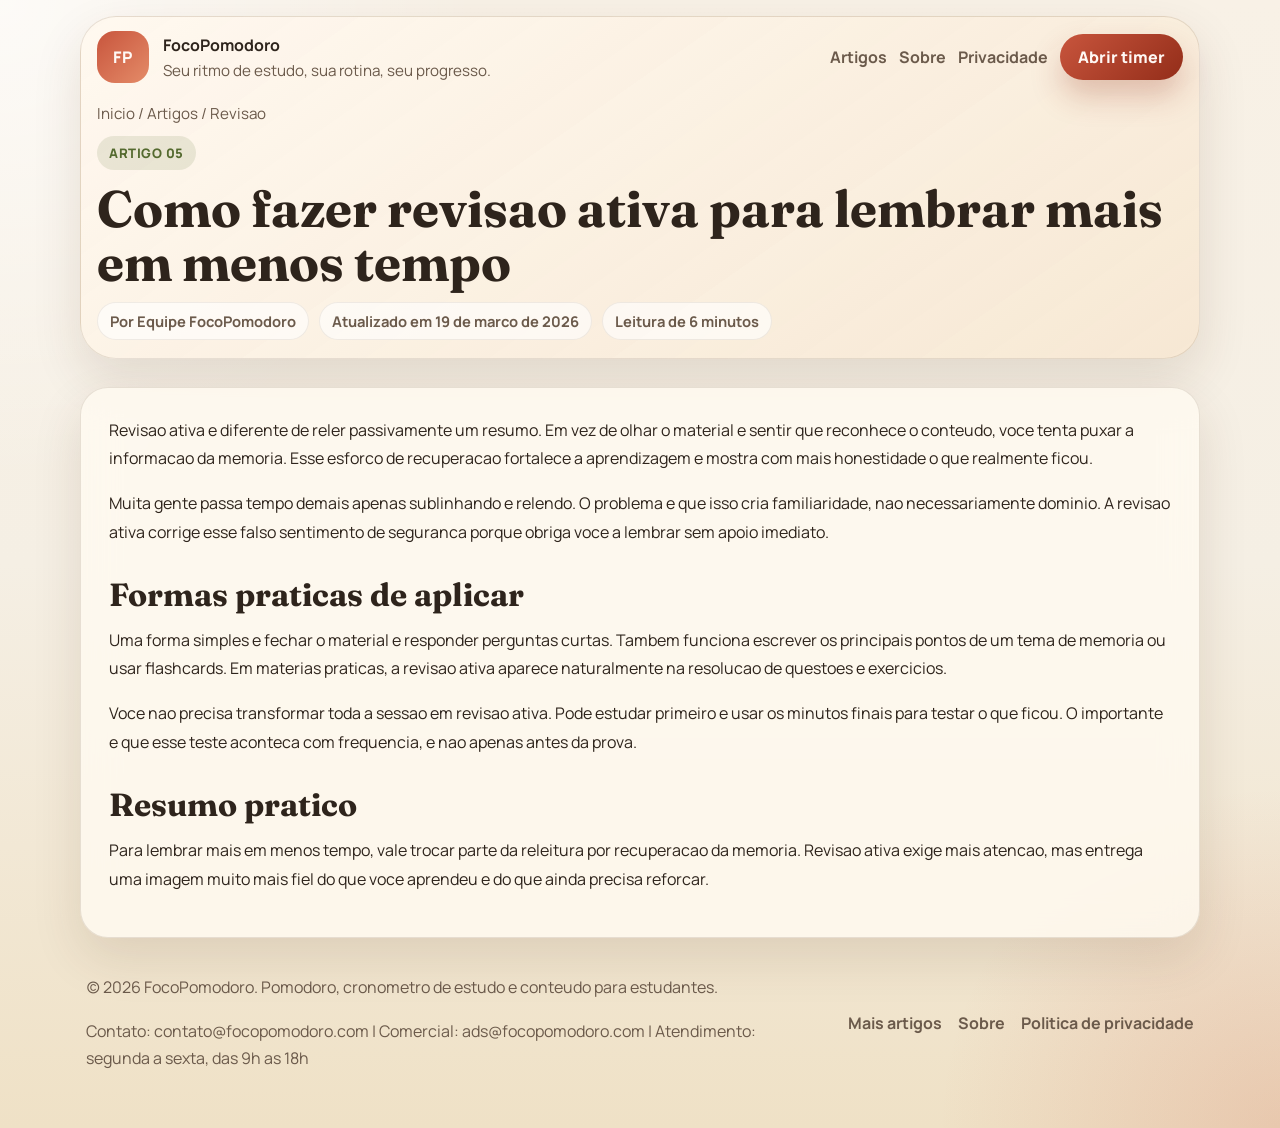
<file: article-05.html>
<!DOCTYPE html>
<html lang="pt-BR">
<head>
  <meta charset="UTF-8">
  <meta name="viewport" content="width=device-width, initial-scale=1.0">
  <meta name="google-adsense-account" content="ca-pub-2415417594040545">
  <title>Como fazer revisao ativa para lembrar mais em menos tempo | FocoPomodoro</title>
  <meta name="description" content="Aprenda a usar revisão ativa para estudar melhor e reter mais conteúdo.">
  <link rel="preconnect" href="https://fonts.googleapis.com">
  <link rel="preconnect" href="https://fonts.gstatic.com" crossorigin>
  <link href="https://fonts.googleapis.com/css2?family=Fraunces:wght@500;700&family=Manrope:wght@400;500;700;800&display=swap" rel="stylesheet">
  <link rel="stylesheet" href="styles.css">
</head>
<body>
  <div class="page-shell">
    <header class="hero static-page-hero">
      <nav class="topbar"><div class="brand"><span class="brand-mark">FP</span><div><strong>FocoPomodoro</strong><p>Seu ritmo de estudo, sua rotina, seu progresso.</p></div></div><div class="nav-links"><a href="articles.html">Artigos</a><a href="about.html">Sobre</a><a href="privacy.html">Privacidade</a><a class="nav-cta" href="index.html#timer-app">Abrir timer</a></div></nav>
      <div class="article-hero"><p class="breadcrumb"><a href="index.html">Inicio</a> / <a href="articles.html">Artigos</a> / Revisao</p><span class="section-tag">Artigo 05</span><h1>Como fazer revisao ativa para lembrar mais em menos tempo</h1><div class="article-meta"><span>Por Equipe FocoPomodoro</span><span>Atualizado em 19 de marco de 2026</span><span>Leitura de 6 minutos</span></div></div>
    </header>
    <main class="content-stack"><article class="article-page"><p>Revisao ativa e diferente de reler passivamente um resumo. Em vez de olhar o material e sentir que reconhece o conteudo, voce tenta puxar a informacao da memoria. Esse esforco de recuperacao fortalece a aprendizagem e mostra com mais honestidade o que realmente ficou.</p><p>Muita gente passa tempo demais apenas sublinhando e relendo. O problema e que isso cria familiaridade, nao necessariamente dominio. A revisao ativa corrige esse falso sentimento de seguranca porque obriga voce a lembrar sem apoio imediato.</p><h2>Formas praticas de aplicar</h2><p>Uma forma simples e fechar o material e responder perguntas curtas. Tambem funciona escrever os principais pontos de um tema de memoria ou usar flashcards. Em materias praticas, a revisao ativa aparece naturalmente na resolucao de questoes e exercicios.</p><p>Voce nao precisa transformar toda a sessao em revisao ativa. Pode estudar primeiro e usar os minutos finais para testar o que ficou. O importante e que esse teste aconteca com frequencia, e nao apenas antes da prova.</p><h2>Resumo pratico</h2><p>Para lembrar mais em menos tempo, vale trocar parte da releitura por recuperacao da memoria. Revisao ativa exige mais atencao, mas entrega uma imagem muito mais fiel do que voce aprendeu e do que ainda precisa reforcar.</p></article></main>
    <footer class="site-footer"><div><p>(c) 2026 FocoPomodoro. Pomodoro, cronometro de estudo e conteudo para estudantes.</p><p>Contato: contato@focopomodoro.com | Comercial: ads@focopomodoro.com | Atendimento: segunda a sexta, das 9h as 18h</p></div><div class="footer-links"><a href="articles.html">Mais artigos</a><a href="about.html">Sobre</a><a href="privacy.html">Politica de privacidade</a></div></footer>
  </div>
  <script src="ui-sounds.js"></script>
</body>
</html>
</file>
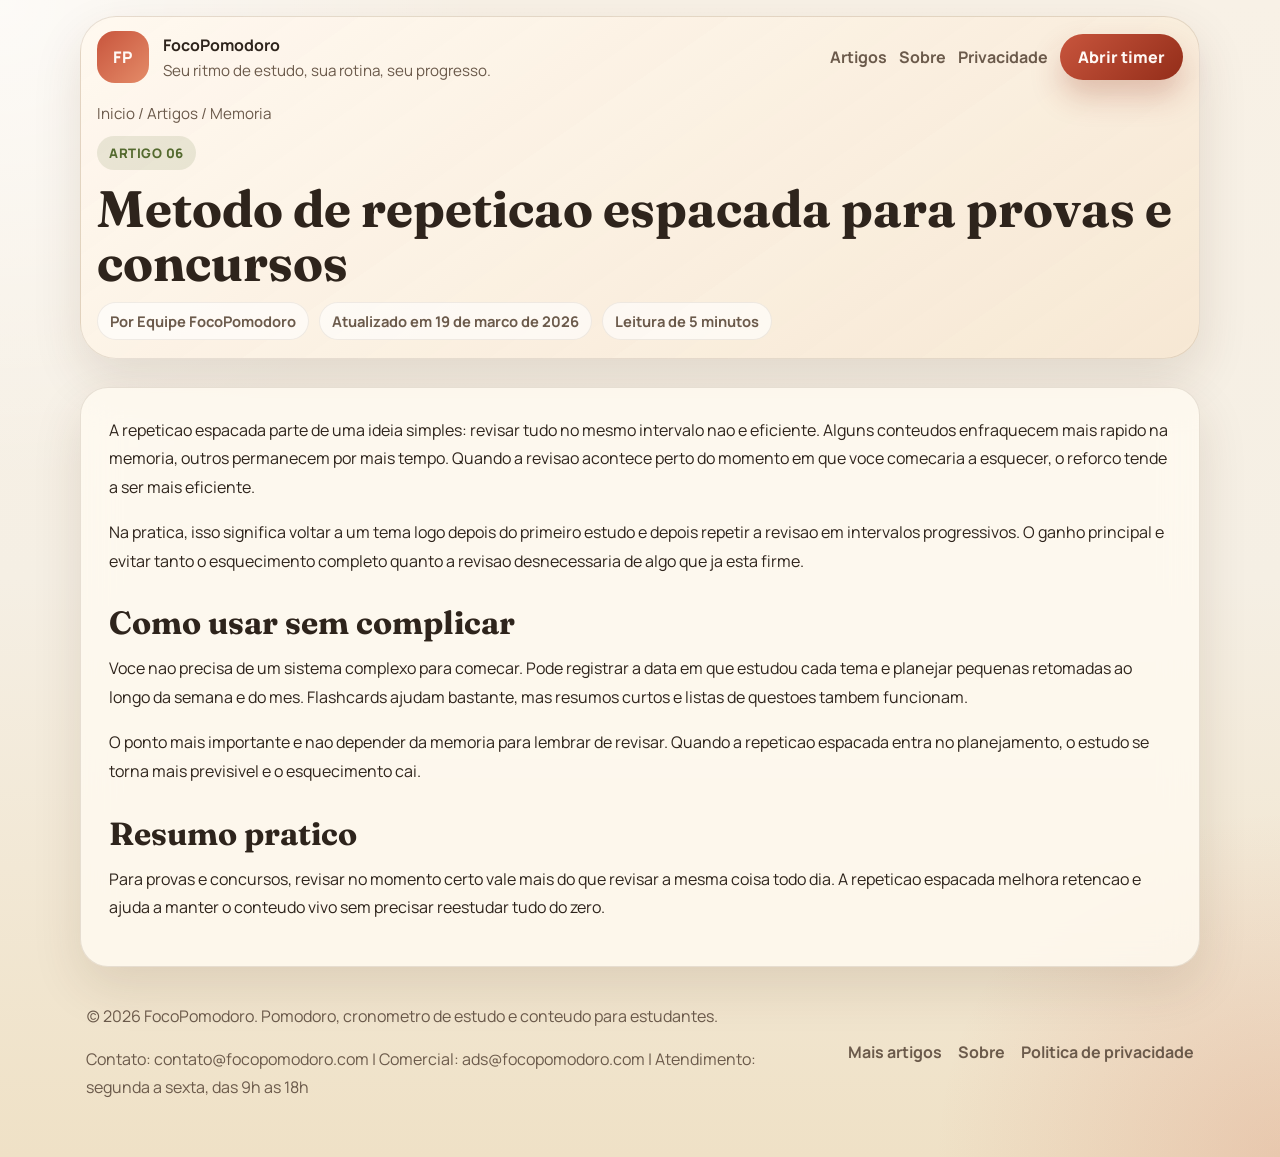
<file: article-06.html>
<!DOCTYPE html>
<html lang="pt-BR">
<head>
  <meta charset="UTF-8">
  <meta name="viewport" content="width=device-width, initial-scale=1.0">
  <meta name="google-adsense-account" content="ca-pub-2415417594040545">
  <title>Metodo de repeticao espacada para provas e concursos | FocoPomodoro</title>
  <meta name="description" content="Entenda como usar repetição espaçada para revisar no momento certo e esquecer menos.">
  <link rel="preconnect" href="https://fonts.googleapis.com">
  <link rel="preconnect" href="https://fonts.gstatic.com" crossorigin>
  <link href="https://fonts.googleapis.com/css2?family=Fraunces:wght@500;700&family=Manrope:wght@400;500;700;800&display=swap" rel="stylesheet">
  <link rel="stylesheet" href="styles.css">
</head>
<body>
  <div class="page-shell">
    <header class="hero static-page-hero">
      <nav class="topbar"><div class="brand"><span class="brand-mark">FP</span><div><strong>FocoPomodoro</strong><p>Seu ritmo de estudo, sua rotina, seu progresso.</p></div></div><div class="nav-links"><a href="articles.html">Artigos</a><a href="about.html">Sobre</a><a href="privacy.html">Privacidade</a><a class="nav-cta" href="index.html#timer-app">Abrir timer</a></div></nav>
      <div class="article-hero"><p class="breadcrumb"><a href="index.html">Inicio</a> / <a href="articles.html">Artigos</a> / Memoria</p><span class="section-tag">Artigo 06</span><h1>Metodo de repeticao espacada para provas e concursos</h1><div class="article-meta"><span>Por Equipe FocoPomodoro</span><span>Atualizado em 19 de marco de 2026</span><span>Leitura de 5 minutos</span></div></div>
    </header>
    <main class="content-stack"><article class="article-page"><p>A repeticao espacada parte de uma ideia simples: revisar tudo no mesmo intervalo nao e eficiente. Alguns conteudos enfraquecem mais rapido na memoria, outros permanecem por mais tempo. Quando a revisao acontece perto do momento em que voce comecaria a esquecer, o reforco tende a ser mais eficiente.</p><p>Na pratica, isso significa voltar a um tema logo depois do primeiro estudo e depois repetir a revisao em intervalos progressivos. O ganho principal e evitar tanto o esquecimento completo quanto a revisao desnecessaria de algo que ja esta firme.</p><h2>Como usar sem complicar</h2><p>Voce nao precisa de um sistema complexo para comecar. Pode registrar a data em que estudou cada tema e planejar pequenas retomadas ao longo da semana e do mes. Flashcards ajudam bastante, mas resumos curtos e listas de questoes tambem funcionam.</p><p>O ponto mais importante e nao depender da memoria para lembrar de revisar. Quando a repeticao espacada entra no planejamento, o estudo se torna mais previsivel e o esquecimento cai.</p><h2>Resumo pratico</h2><p>Para provas e concursos, revisar no momento certo vale mais do que revisar a mesma coisa todo dia. A repeticao espacada melhora retencao e ajuda a manter o conteudo vivo sem precisar reestudar tudo do zero.</p></article></main>
    <footer class="site-footer"><div><p>(c) 2026 FocoPomodoro. Pomodoro, cronometro de estudo e conteudo para estudantes.</p><p>Contato: contato@focopomodoro.com | Comercial: ads@focopomodoro.com | Atendimento: segunda a sexta, das 9h as 18h</p></div><div class="footer-links"><a href="articles.html">Mais artigos</a><a href="about.html">Sobre</a><a href="privacy.html">Politica de privacidade</a></div></footer>
  </div>
  <script src="ui-sounds.js"></script>
</body>
</html>
</file>
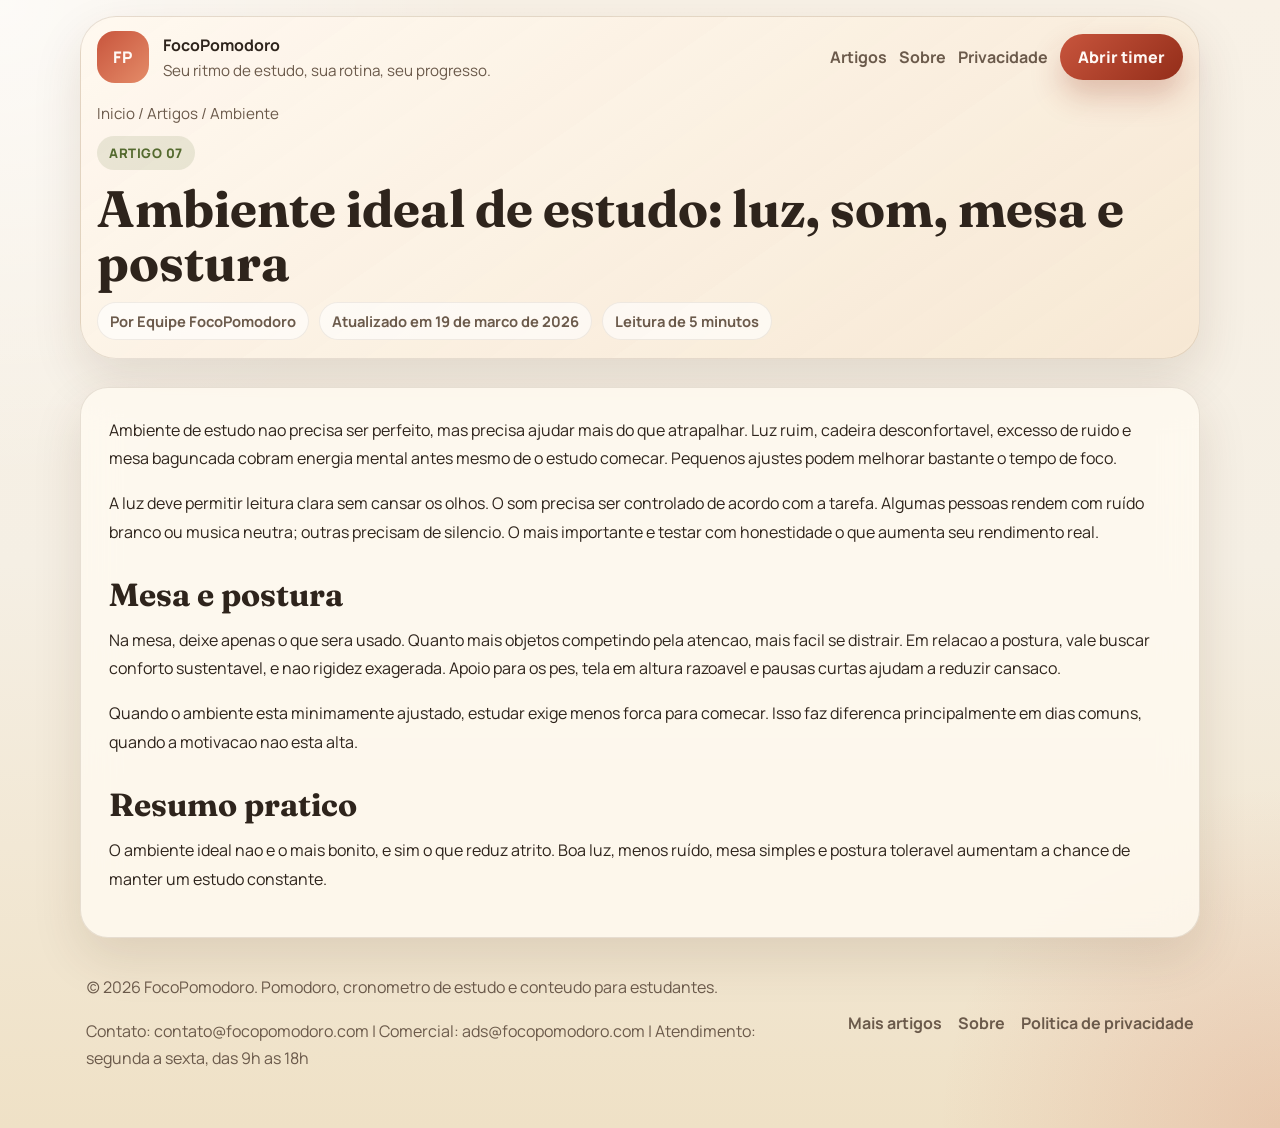
<file: article-07.html>
<!DOCTYPE html>
<html lang="pt-BR">
<head>
  <meta charset="UTF-8">
  <meta name="viewport" content="width=device-width, initial-scale=1.0">
  <meta name="google-adsense-account" content="ca-pub-2415417594040545">
  <title>Ambiente ideal de estudo: luz, som, mesa e postura | FocoPomodoro</title>
  <meta name="description" content="Saiba como organizar luz, som, mesa e postura para estudar com mais conforto e foco.">
  <link rel="preconnect" href="https://fonts.googleapis.com">
  <link rel="preconnect" href="https://fonts.gstatic.com" crossorigin>
  <link href="https://fonts.googleapis.com/css2?family=Fraunces:wght@500;700&family=Manrope:wght@400;500;700;800&display=swap" rel="stylesheet">
  <link rel="stylesheet" href="styles.css">
</head>
<body>
  <div class="page-shell">
    <header class="hero static-page-hero">
      <nav class="topbar"><div class="brand"><span class="brand-mark">FP</span><div><strong>FocoPomodoro</strong><p>Seu ritmo de estudo, sua rotina, seu progresso.</p></div></div><div class="nav-links"><a href="articles.html">Artigos</a><a href="about.html">Sobre</a><a href="privacy.html">Privacidade</a><a class="nav-cta" href="index.html#timer-app">Abrir timer</a></div></nav>
      <div class="article-hero"><p class="breadcrumb"><a href="index.html">Inicio</a> / <a href="articles.html">Artigos</a> / Ambiente</p><span class="section-tag">Artigo 07</span><h1>Ambiente ideal de estudo: luz, som, mesa e postura</h1><div class="article-meta"><span>Por Equipe FocoPomodoro</span><span>Atualizado em 19 de marco de 2026</span><span>Leitura de 5 minutos</span></div></div>
    </header>
    <main class="content-stack"><article class="article-page"><p>Ambiente de estudo nao precisa ser perfeito, mas precisa ajudar mais do que atrapalhar. Luz ruim, cadeira desconfortavel, excesso de ruido e mesa baguncada cobram energia mental antes mesmo de o estudo comecar. Pequenos ajustes podem melhorar bastante o tempo de foco.</p><p>A luz deve permitir leitura clara sem cansar os olhos. O som precisa ser controlado de acordo com a tarefa. Algumas pessoas rendem com ruído branco ou musica neutra; outras precisam de silencio. O mais importante e testar com honestidade o que aumenta seu rendimento real.</p><h2>Mesa e postura</h2><p>Na mesa, deixe apenas o que sera usado. Quanto mais objetos competindo pela atencao, mais facil se distrair. Em relacao a postura, vale buscar conforto sustentavel, e nao rigidez exagerada. Apoio para os pes, tela em altura razoavel e pausas curtas ajudam a reduzir cansaco.</p><p>Quando o ambiente esta minimamente ajustado, estudar exige menos forca para comecar. Isso faz diferenca principalmente em dias comuns, quando a motivacao nao esta alta.</p><h2>Resumo pratico</h2><p>O ambiente ideal nao e o mais bonito, e sim o que reduz atrito. Boa luz, menos ruído, mesa simples e postura toleravel aumentam a chance de manter um estudo constante.</p></article></main>
    <footer class="site-footer"><div><p>(c) 2026 FocoPomodoro. Pomodoro, cronometro de estudo e conteudo para estudantes.</p><p>Contato: contato@focopomodoro.com | Comercial: ads@focopomodoro.com | Atendimento: segunda a sexta, das 9h as 18h</p></div><div class="footer-links"><a href="articles.html">Mais artigos</a><a href="about.html">Sobre</a><a href="privacy.html">Politica de privacidade</a></div></footer>
  </div>
  <script src="ui-sounds.js"></script>
</body>
</html>
</file>
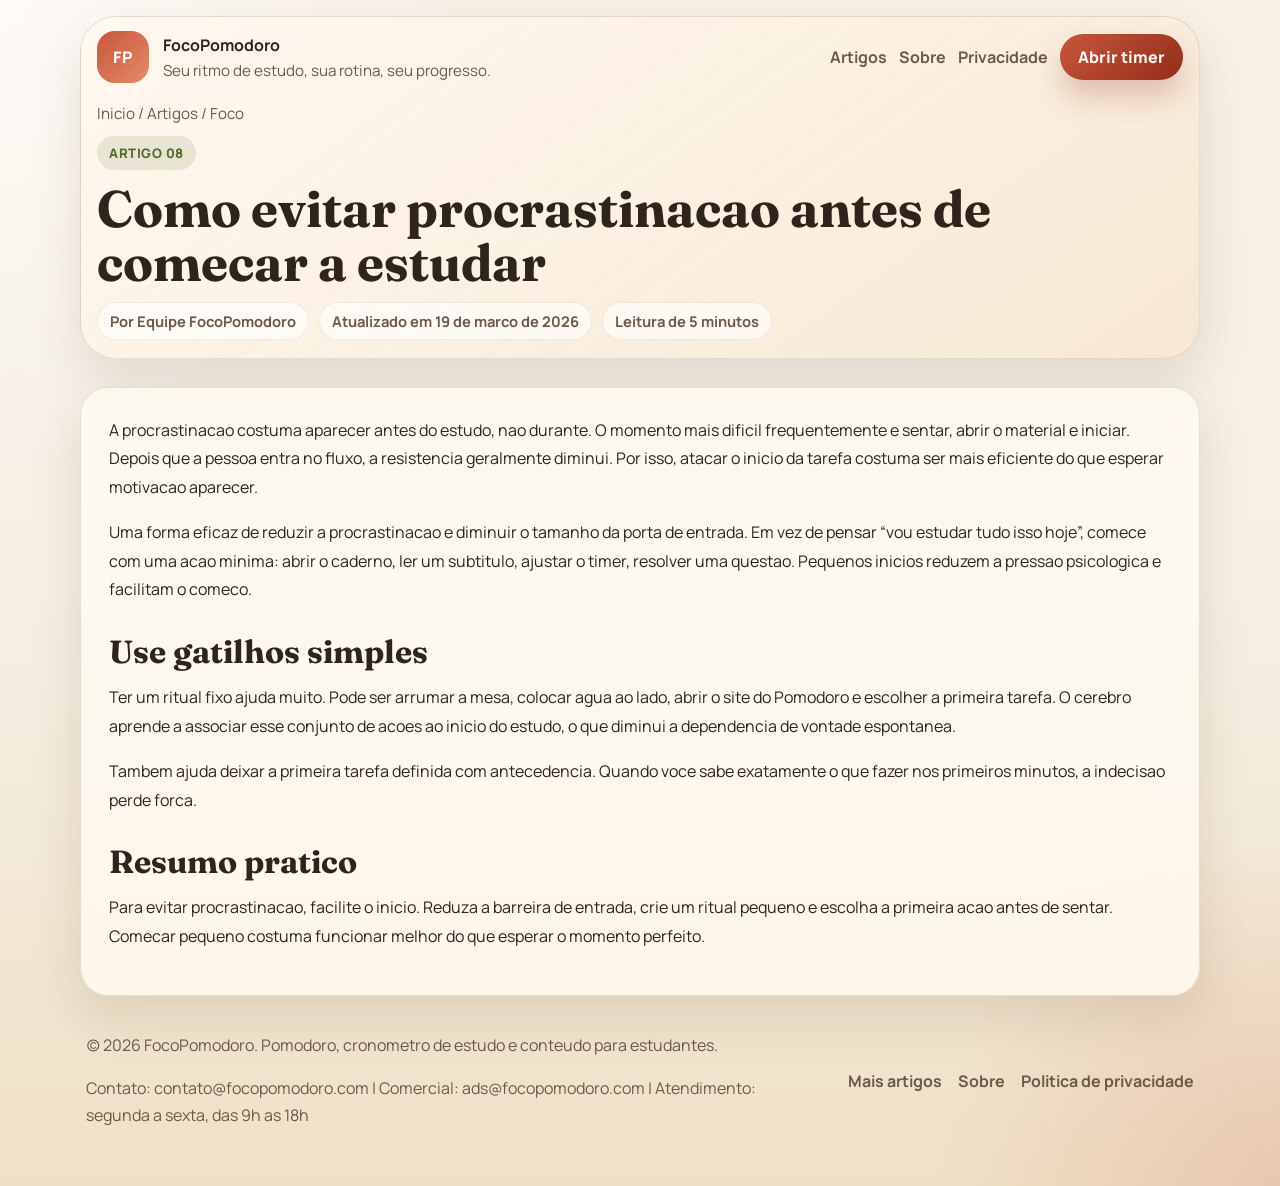
<file: article-08.html>
<!DOCTYPE html>
<html lang="pt-BR">
<head>
  <meta charset="UTF-8">
  <meta name="viewport" content="width=device-width, initial-scale=1.0">
  <meta name="google-adsense-account" content="ca-pub-2415417594040545">
  <title>Como evitar procrastinacao antes de comecar a estudar | FocoPomodoro</title>
  <meta name="description" content="Veja formas práticas de evitar procrastinação e começar a estudar com menos resistência.">
  <link rel="preconnect" href="https://fonts.googleapis.com">
  <link rel="preconnect" href="https://fonts.gstatic.com" crossorigin>
  <link href="https://fonts.googleapis.com/css2?family=Fraunces:wght@500;700&family=Manrope:wght@400;500;700;800&display=swap" rel="stylesheet">
  <link rel="stylesheet" href="styles.css">
</head>
<body>
  <div class="page-shell">
    <header class="hero static-page-hero">
      <nav class="topbar"><div class="brand"><span class="brand-mark">FP</span><div><strong>FocoPomodoro</strong><p>Seu ritmo de estudo, sua rotina, seu progresso.</p></div></div><div class="nav-links"><a href="articles.html">Artigos</a><a href="about.html">Sobre</a><a href="privacy.html">Privacidade</a><a class="nav-cta" href="index.html#timer-app">Abrir timer</a></div></nav>
      <div class="article-hero"><p class="breadcrumb"><a href="index.html">Inicio</a> / <a href="articles.html">Artigos</a> / Foco</p><span class="section-tag">Artigo 08</span><h1>Como evitar procrastinacao antes de comecar a estudar</h1><div class="article-meta"><span>Por Equipe FocoPomodoro</span><span>Atualizado em 19 de marco de 2026</span><span>Leitura de 5 minutos</span></div></div>
    </header>
    <main class="content-stack"><article class="article-page"><p>A procrastinacao costuma aparecer antes do estudo, nao durante. O momento mais dificil frequentemente e sentar, abrir o material e iniciar. Depois que a pessoa entra no fluxo, a resistencia geralmente diminui. Por isso, atacar o inicio da tarefa costuma ser mais eficiente do que esperar motivacao aparecer.</p><p>Uma forma eficaz de reduzir a procrastinacao e diminuir o tamanho da porta de entrada. Em vez de pensar “vou estudar tudo isso hoje”, comece com uma acao minima: abrir o caderno, ler um subtitulo, ajustar o timer, resolver uma questao. Pequenos inicios reduzem a pressao psicologica e facilitam o comeco.</p><h2>Use gatilhos simples</h2><p>Ter um ritual fixo ajuda muito. Pode ser arrumar a mesa, colocar agua ao lado, abrir o site do Pomodoro e escolher a primeira tarefa. O cerebro aprende a associar esse conjunto de acoes ao inicio do estudo, o que diminui a dependencia de vontade espontanea.</p><p>Tambem ajuda deixar a primeira tarefa definida com antecedencia. Quando voce sabe exatamente o que fazer nos primeiros minutos, a indecisao perde forca.</p><h2>Resumo pratico</h2><p>Para evitar procrastinacao, facilite o inicio. Reduza a barreira de entrada, crie um ritual pequeno e escolha a primeira acao antes de sentar. Comecar pequeno costuma funcionar melhor do que esperar o momento perfeito.</p></article></main>
    <footer class="site-footer"><div><p>(c) 2026 FocoPomodoro. Pomodoro, cronometro de estudo e conteudo para estudantes.</p><p>Contato: contato@focopomodoro.com | Comercial: ads@focopomodoro.com | Atendimento: segunda a sexta, das 9h as 18h</p></div><div class="footer-links"><a href="articles.html">Mais artigos</a><a href="about.html">Sobre</a><a href="privacy.html">Politica de privacidade</a></div></footer>
  </div>
  <script src="ui-sounds.js"></script>
</body>
</html>
</file>
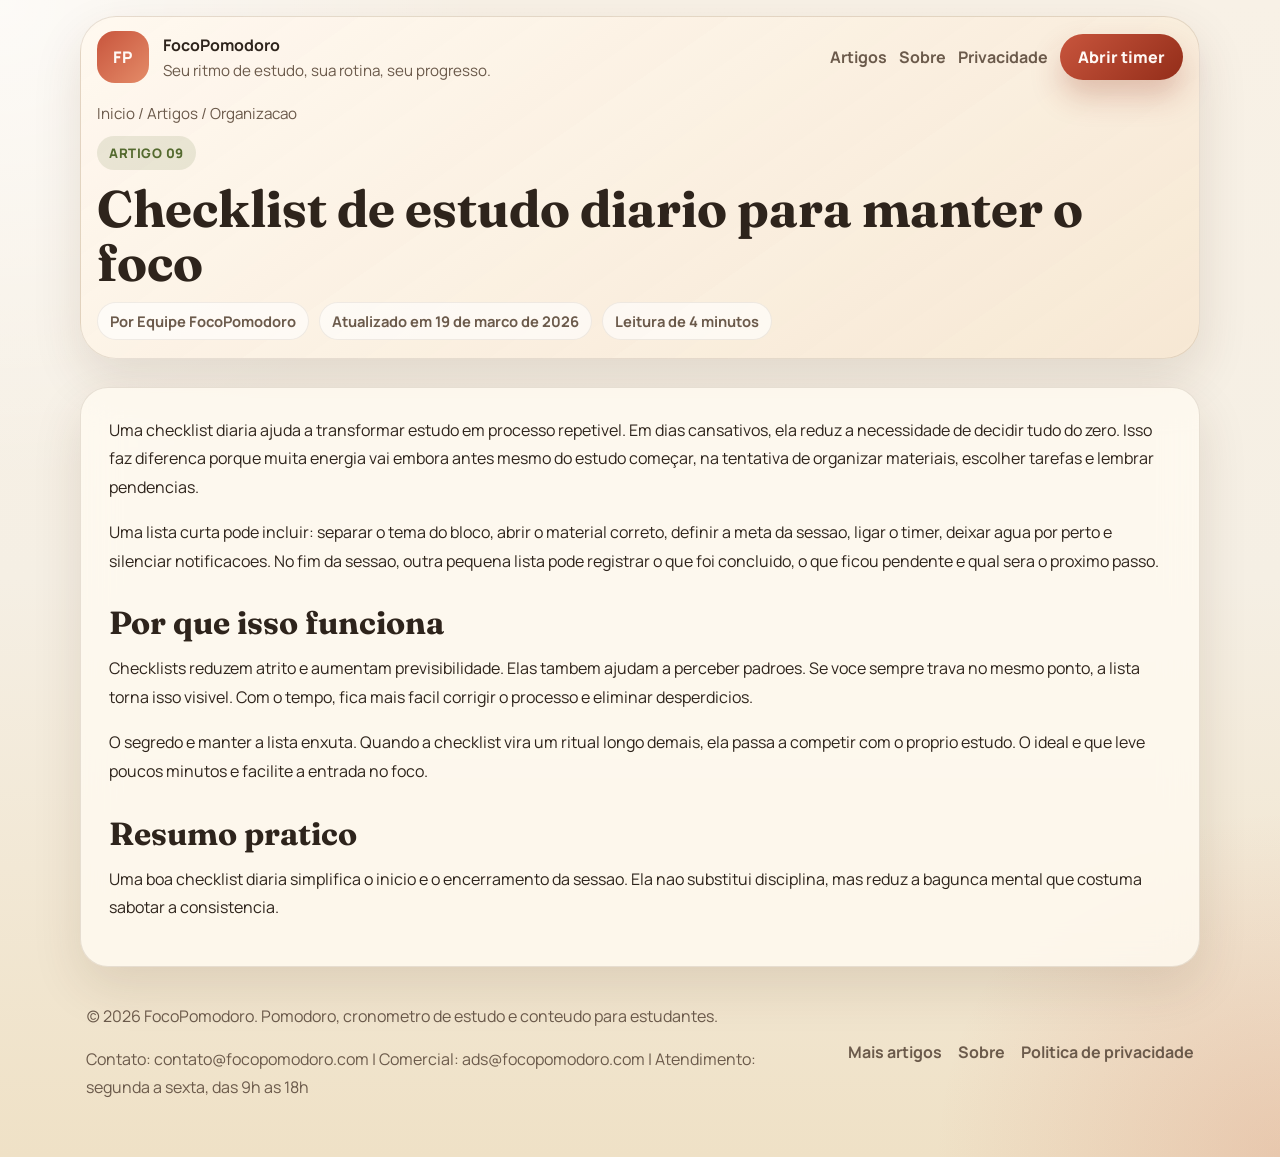
<file: article-09.html>
<!DOCTYPE html>
<html lang="pt-BR">
<head>
  <meta charset="UTF-8">
  <meta name="viewport" content="width=device-width, initial-scale=1.0">
  <meta name="google-adsense-account" content="ca-pub-2415417594040545">
  <title>Checklist de estudo diario para manter o foco | FocoPomodoro</title>
  <meta name="description" content="Checklist diário para manter o foco, iniciar melhor e encerrar sessões de estudo com clareza.">
  <link rel="preconnect" href="https://fonts.googleapis.com">
  <link rel="preconnect" href="https://fonts.gstatic.com" crossorigin>
  <link href="https://fonts.googleapis.com/css2?family=Fraunces:wght@500;700&family=Manrope:wght@400;500;700;800&display=swap" rel="stylesheet">
  <link rel="stylesheet" href="styles.css">
</head>
<body>
  <div class="page-shell">
    <header class="hero static-page-hero">
      <nav class="topbar"><div class="brand"><span class="brand-mark">FP</span><div><strong>FocoPomodoro</strong><p>Seu ritmo de estudo, sua rotina, seu progresso.</p></div></div><div class="nav-links"><a href="articles.html">Artigos</a><a href="about.html">Sobre</a><a href="privacy.html">Privacidade</a><a class="nav-cta" href="index.html#timer-app">Abrir timer</a></div></nav>
      <div class="article-hero"><p class="breadcrumb"><a href="index.html">Inicio</a> / <a href="articles.html">Artigos</a> / Organizacao</p><span class="section-tag">Artigo 09</span><h1>Checklist de estudo diario para manter o foco</h1><div class="article-meta"><span>Por Equipe FocoPomodoro</span><span>Atualizado em 19 de marco de 2026</span><span>Leitura de 4 minutos</span></div></div>
    </header>
    <main class="content-stack"><article class="article-page"><p>Uma checklist diaria ajuda a transformar estudo em processo repetivel. Em dias cansativos, ela reduz a necessidade de decidir tudo do zero. Isso faz diferenca porque muita energia vai embora antes mesmo do estudo começar, na tentativa de organizar materiais, escolher tarefas e lembrar pendencias.</p><p>Uma lista curta pode incluir: separar o tema do bloco, abrir o material correto, definir a meta da sessao, ligar o timer, deixar agua por perto e silenciar notificacoes. No fim da sessao, outra pequena lista pode registrar o que foi concluido, o que ficou pendente e qual sera o proximo passo.</p><h2>Por que isso funciona</h2><p>Checklists reduzem atrito e aumentam previsibilidade. Elas tambem ajudam a perceber padroes. Se voce sempre trava no mesmo ponto, a lista torna isso visivel. Com o tempo, fica mais facil corrigir o processo e eliminar desperdicios.</p><p>O segredo e manter a lista enxuta. Quando a checklist vira um ritual longo demais, ela passa a competir com o proprio estudo. O ideal e que leve poucos minutos e facilite a entrada no foco.</p><h2>Resumo pratico</h2><p>Uma boa checklist diaria simplifica o inicio e o encerramento da sessao. Ela nao substitui disciplina, mas reduz a bagunca mental que costuma sabotar a consistencia.</p></article></main>
    <footer class="site-footer"><div><p>(c) 2026 FocoPomodoro. Pomodoro, cronometro de estudo e conteudo para estudantes.</p><p>Contato: contato@focopomodoro.com | Comercial: ads@focopomodoro.com | Atendimento: segunda a sexta, das 9h as 18h</p></div><div class="footer-links"><a href="articles.html">Mais artigos</a><a href="about.html">Sobre</a><a href="privacy.html">Politica de privacidade</a></div></footer>
  </div>
  <script src="ui-sounds.js"></script>
</body>
</html>
</file>
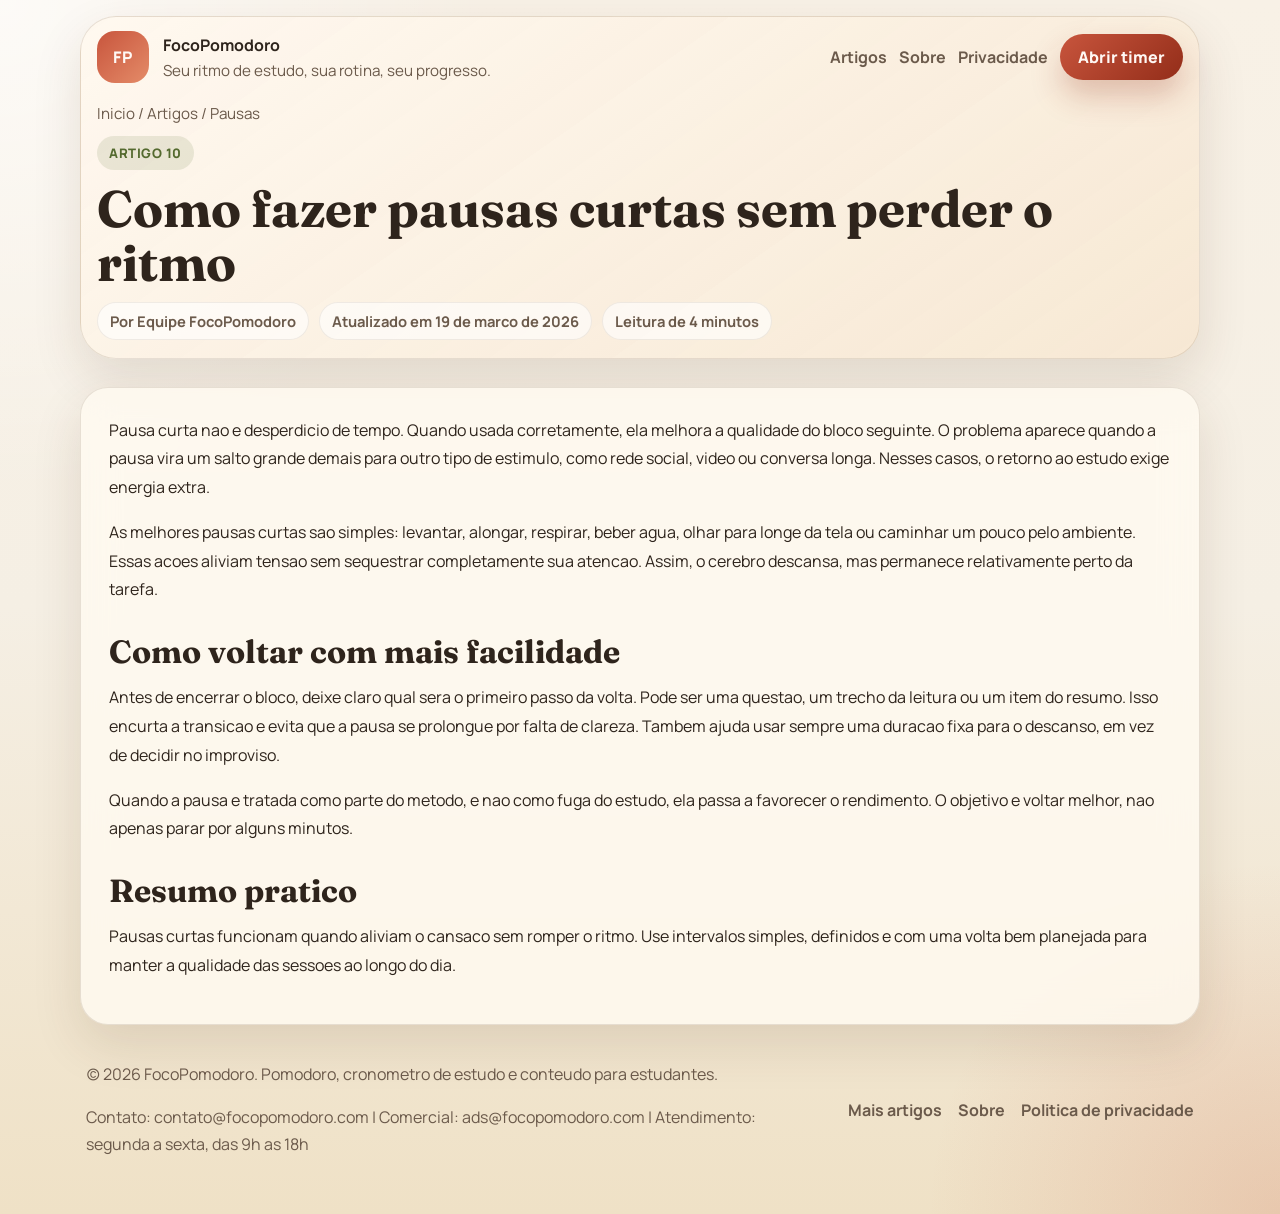
<file: article-10.html>
<!DOCTYPE html>
<html lang="pt-BR">
<head>
  <meta charset="UTF-8">
  <meta name="viewport" content="width=device-width, initial-scale=1.0">
  <meta name="google-adsense-account" content="ca-pub-2415417594040545">
  <title>Como fazer pausas curtas sem perder o ritmo | FocoPomodoro</title>
  <meta name="description" content="Saiba como usar pausas curtas de forma inteligente para voltar ao estudo com mais energia.">
  <link rel="preconnect" href="https://fonts.googleapis.com">
  <link rel="preconnect" href="https://fonts.gstatic.com" crossorigin>
  <link href="https://fonts.googleapis.com/css2?family=Fraunces:wght@500;700&family=Manrope:wght@400;500;700;800&display=swap" rel="stylesheet">
  <link rel="stylesheet" href="styles.css">
</head>
<body>
  <div class="page-shell">
    <header class="hero static-page-hero">
      <nav class="topbar"><div class="brand"><span class="brand-mark">FP</span><div><strong>FocoPomodoro</strong><p>Seu ritmo de estudo, sua rotina, seu progresso.</p></div></div><div class="nav-links"><a href="articles.html">Artigos</a><a href="about.html">Sobre</a><a href="privacy.html">Privacidade</a><a class="nav-cta" href="index.html#timer-app">Abrir timer</a></div></nav>
      <div class="article-hero"><p class="breadcrumb"><a href="index.html">Inicio</a> / <a href="articles.html">Artigos</a> / Pausas</p><span class="section-tag">Artigo 10</span><h1>Como fazer pausas curtas sem perder o ritmo</h1><div class="article-meta"><span>Por Equipe FocoPomodoro</span><span>Atualizado em 19 de marco de 2026</span><span>Leitura de 4 minutos</span></div></div>
    </header>
    <main class="content-stack"><article class="article-page"><p>Pausa curta nao e desperdicio de tempo. Quando usada corretamente, ela melhora a qualidade do bloco seguinte. O problema aparece quando a pausa vira um salto grande demais para outro tipo de estimulo, como rede social, video ou conversa longa. Nesses casos, o retorno ao estudo exige energia extra.</p><p>As melhores pausas curtas sao simples: levantar, alongar, respirar, beber agua, olhar para longe da tela ou caminhar um pouco pelo ambiente. Essas acoes aliviam tensao sem sequestrar completamente sua atencao. Assim, o cerebro descansa, mas permanece relativamente perto da tarefa.</p><h2>Como voltar com mais facilidade</h2><p>Antes de encerrar o bloco, deixe claro qual sera o primeiro passo da volta. Pode ser uma questao, um trecho da leitura ou um item do resumo. Isso encurta a transicao e evita que a pausa se prolongue por falta de clareza. Tambem ajuda usar sempre uma duracao fixa para o descanso, em vez de decidir no improviso.</p><p>Quando a pausa e tratada como parte do metodo, e nao como fuga do estudo, ela passa a favorecer o rendimento. O objetivo e voltar melhor, nao apenas parar por alguns minutos.</p><h2>Resumo pratico</h2><p>Pausas curtas funcionam quando aliviam o cansaco sem romper o ritmo. Use intervalos simples, definidos e com uma volta bem planejada para manter a qualidade das sessoes ao longo do dia.</p></article></main>
    <footer class="site-footer"><div><p>(c) 2026 FocoPomodoro. Pomodoro, cronometro de estudo e conteudo para estudantes.</p><p>Contato: contato@focopomodoro.com | Comercial: ads@focopomodoro.com | Atendimento: segunda a sexta, das 9h as 18h</p></div><div class="footer-links"><a href="articles.html">Mais artigos</a><a href="about.html">Sobre</a><a href="privacy.html">Politica de privacidade</a></div></footer>
  </div>
  <script src="ui-sounds.js"></script>
</body>
</html>
</file>
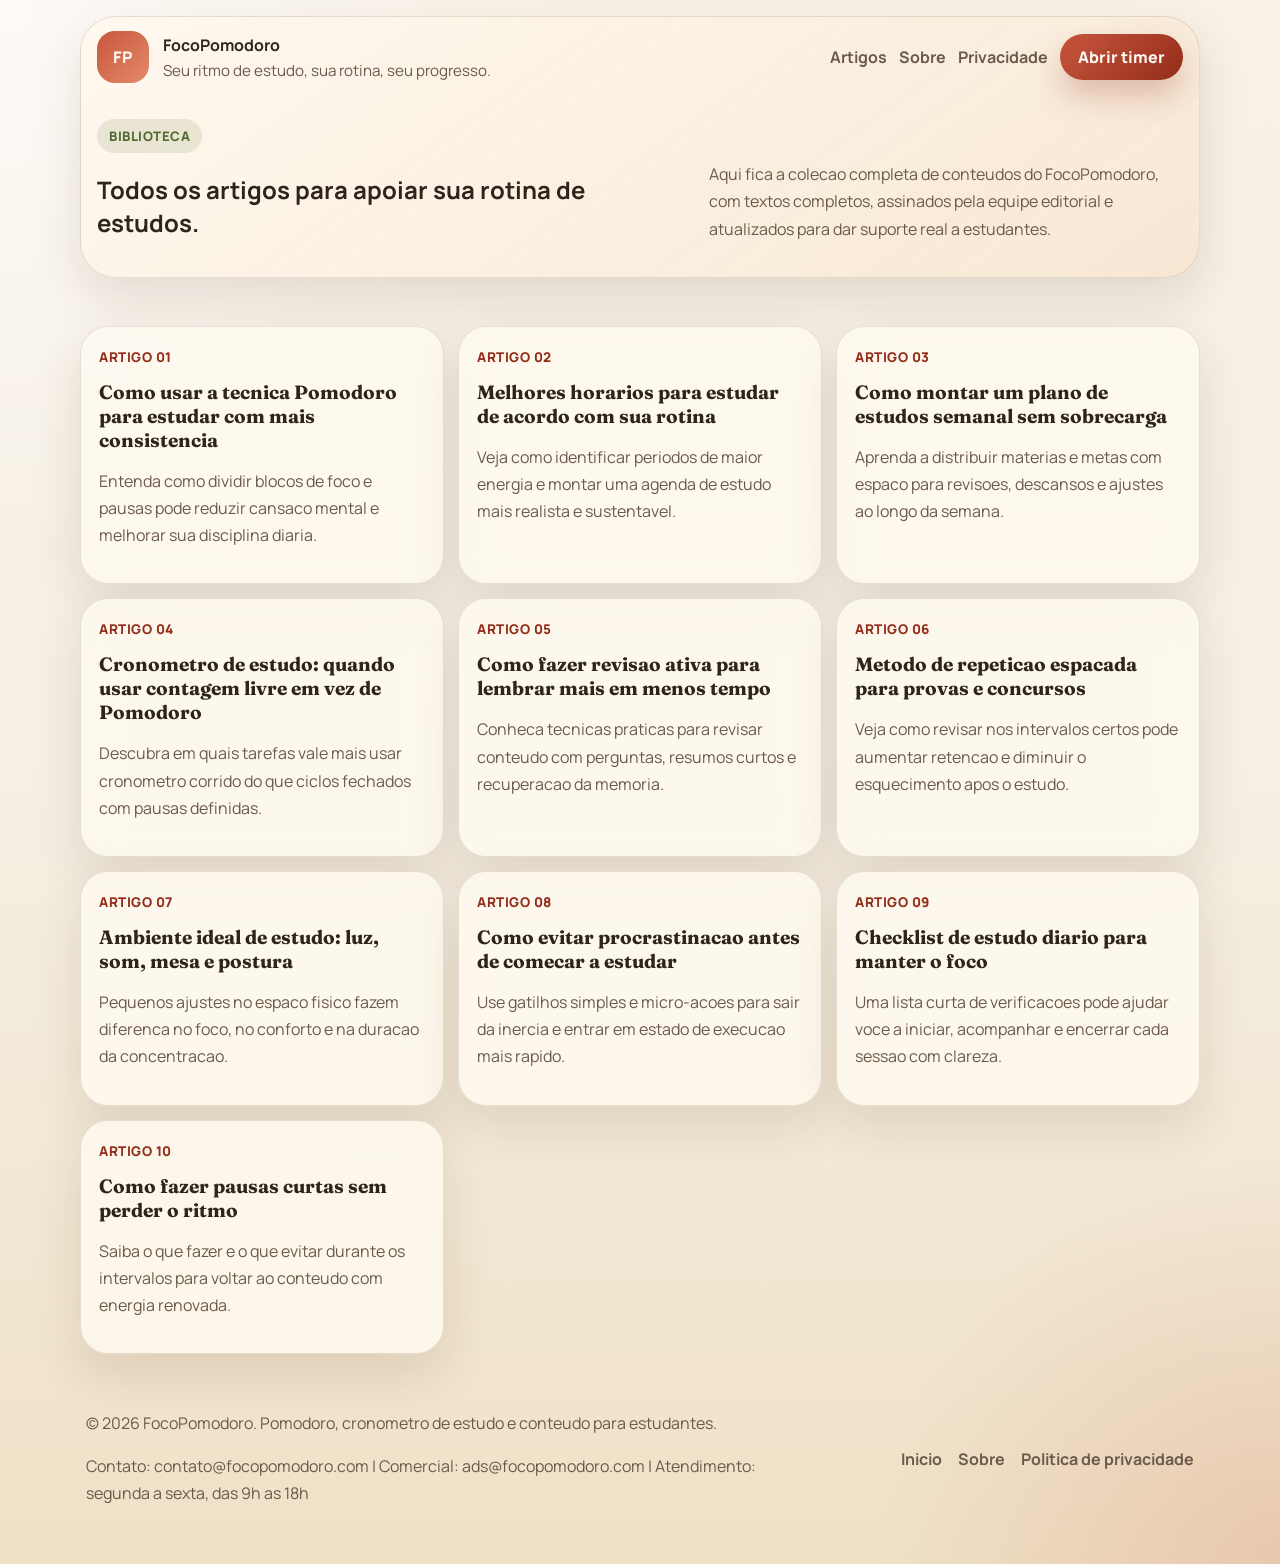
<file: articles.html>
<!DOCTYPE html>
<html lang="pt-BR">
<head>
  <meta charset="UTF-8">
  <meta name="viewport" content="width=device-width, initial-scale=1.0">
  <meta name="google-adsense-account" content="ca-pub-2415417594040545">
  <title>Artigos | FocoPomodoro</title>
  <meta
    name="description"
    content="Colecao de artigos do FocoPomodoro sobre foco, tecnicas de estudo, rotina e produtividade."
  >
  <link rel="preconnect" href="https://fonts.googleapis.com">
  <link rel="preconnect" href="https://fonts.gstatic.com" crossorigin>
  <link href="https://fonts.googleapis.com/css2?family=Fraunces:wght@500;700&family=Manrope:wght@400;500;700;800&display=swap" rel="stylesheet">
  <link rel="stylesheet" href="styles.css">
</head>
<body>
  <div class="page-shell">
    <header class="hero static-page-hero">
      <nav class="topbar">
        <div class="brand">
          <span class="brand-mark">FP</span>
          <div>
            <strong>FocoPomodoro</strong>
            <p>Seu ritmo de estudo, sua rotina, seu progresso.</p>
          </div>
        </div>
        <div class="nav-links">
          <a href="articles.html">Artigos</a>
          <a href="about.html">Sobre</a>
          <a href="privacy.html">Privacidade</a>
          <a class="nav-cta" href="index.html#timer-app">Abrir timer</a>
        </div>
      </nav>

      <section class="section-heading page-intro">
        <div>
          <span class="section-tag">Biblioteca</span>
          <h1>Todos os artigos para apoiar sua rotina de estudos.</h1>
        </div>
        <p>
          Aqui fica a colecao completa de conteudos do FocoPomodoro, com textos
          completos, assinados pela equipe editorial e atualizados para dar
          suporte real a estudantes.
        </p>
      </section>
    </header>

    <main class="content-stack">
      <section class="articles-section">
        <div class="articles-grid">
          <article class="article-card">
            <a class="article-link" href="article-01.html">
            <span class="article-kicker">Artigo 01</span>
            <h3>Como usar a tecnica Pomodoro para estudar com mais consistencia</h3>
            <p>Entenda como dividir blocos de foco e pausas pode reduzir cansaco mental e melhorar sua disciplina diaria.</p>
            </a>
          </article>
          <article class="article-card">
            <a class="article-link" href="article-02.html">
            <span class="article-kicker">Artigo 02</span>
            <h3>Melhores horarios para estudar de acordo com sua rotina</h3>
            <p>Veja como identificar periodos de maior energia e montar uma agenda de estudo mais realista e sustentavel.</p>
            </a>
          </article>
          <article class="article-card">
            <a class="article-link" href="article-03.html">
            <span class="article-kicker">Artigo 03</span>
            <h3>Como montar um plano de estudos semanal sem sobrecarga</h3>
            <p>Aprenda a distribuir materias e metas com espaco para revisoes, descansos e ajustes ao longo da semana.</p>
            </a>
          </article>
          <article class="article-card">
            <a class="article-link" href="article-04.html">
            <span class="article-kicker">Artigo 04</span>
            <h3>Cronometro de estudo: quando usar contagem livre em vez de Pomodoro</h3>
            <p>Descubra em quais tarefas vale mais usar cronometro corrido do que ciclos fechados com pausas definidas.</p>
            </a>
          </article>
          <article class="article-card">
            <a class="article-link" href="article-05.html">
            <span class="article-kicker">Artigo 05</span>
            <h3>Como fazer revisao ativa para lembrar mais em menos tempo</h3>
            <p>Conheca tecnicas praticas para revisar conteudo com perguntas, resumos curtos e recuperacao da memoria.</p>
            </a>
          </article>
          <article class="article-card">
            <a class="article-link" href="article-06.html">
            <span class="article-kicker">Artigo 06</span>
            <h3>Metodo de repeticao espacada para provas e concursos</h3>
            <p>Veja como revisar nos intervalos certos pode aumentar retencao e diminuir o esquecimento apos o estudo.</p>
            </a>
          </article>
          <article class="article-card">
            <a class="article-link" href="article-07.html">
            <span class="article-kicker">Artigo 07</span>
            <h3>Ambiente ideal de estudo: luz, som, mesa e postura</h3>
            <p>Pequenos ajustes no espaco fisico fazem diferenca no foco, no conforto e na duracao da concentracao.</p>
            </a>
          </article>
          <article class="article-card">
            <a class="article-link" href="article-08.html">
            <span class="article-kicker">Artigo 08</span>
            <h3>Como evitar procrastinacao antes de comecar a estudar</h3>
            <p>Use gatilhos simples e micro-acoes para sair da inercia e entrar em estado de execucao mais rapido.</p>
            </a>
          </article>
          <article class="article-card">
            <a class="article-link" href="article-09.html">
            <span class="article-kicker">Artigo 09</span>
            <h3>Checklist de estudo diario para manter o foco</h3>
            <p>Uma lista curta de verificacoes pode ajudar voce a iniciar, acompanhar e encerrar cada sessao com clareza.</p>
            </a>
          </article>
          <article class="article-card">
            <a class="article-link" href="article-10.html">
            <span class="article-kicker">Artigo 10</span>
            <h3>Como fazer pausas curtas sem perder o ritmo</h3>
            <p>Saiba o que fazer e o que evitar durante os intervalos para voltar ao conteudo com energia renovada.</p>
            </a>
          </article>
        </div>
      </section>
    </main>

    <footer class="site-footer">
      <div>
        <p>© 2026 FocoPomodoro. Pomodoro, cronometro de estudo e conteudo para estudantes.</p>
        <p>Contato: contato@focopomodoro.com | Comercial: ads@focopomodoro.com | Atendimento: segunda a sexta, das 9h as 18h</p>
      </div>
      <div class="footer-links">
        <a href="index.html">Inicio</a>
        <a href="about.html">Sobre</a>
        <a href="privacy.html">Politica de privacidade</a>
      </div>
    </footer>
  </div>
  <script src="ui-sounds.js"></script>
</body>
</html>
</file>
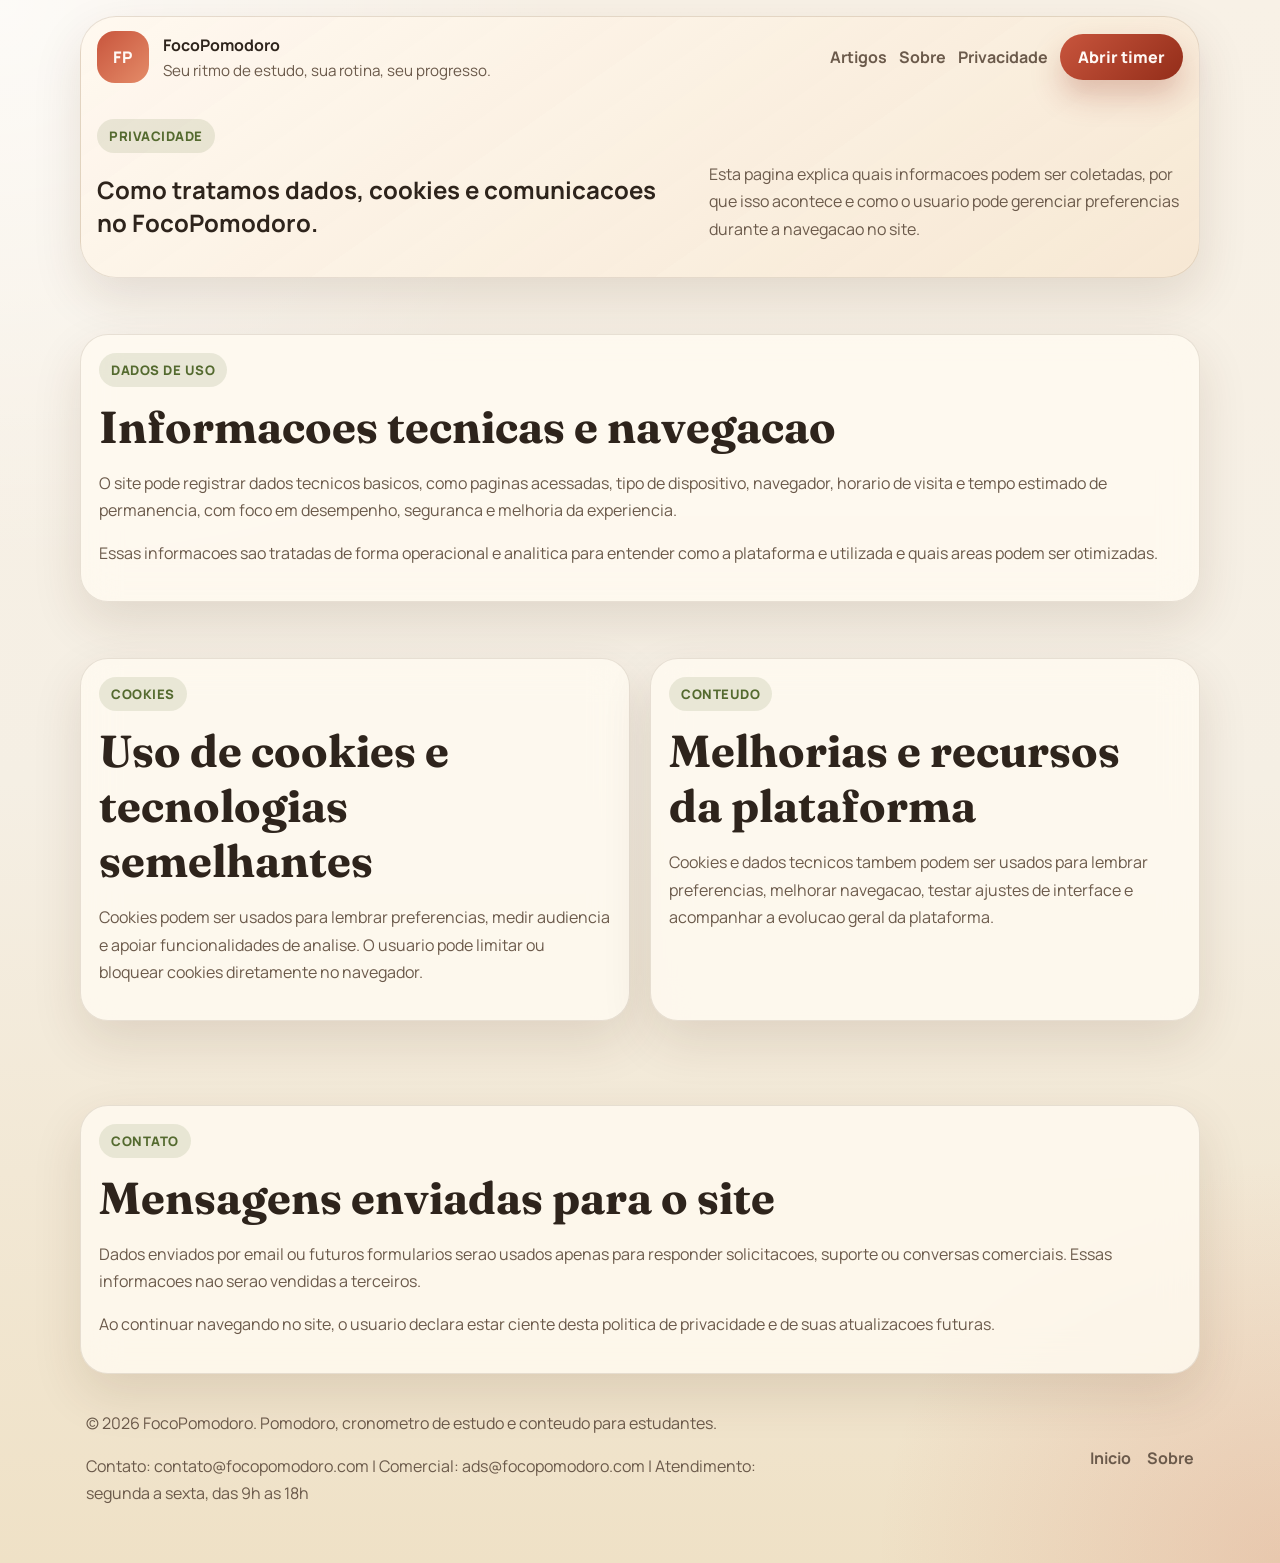
<file: privacy.html>
<!DOCTYPE html>
<html lang="pt-BR">
<head>
  <meta charset="UTF-8">
  <meta name="viewport" content="width=device-width, initial-scale=1.0">
  <meta name="google-adsense-account" content="ca-pub-2415417594040545">
  <title>Politica de Privacidade | FocoPomodoro</title>
  <meta
    name="description"
    content="Politica de privacidade do FocoPomodoro sobre uso de dados, cookies e contato."
  >
  <link rel="preconnect" href="https://fonts.googleapis.com">
  <link rel="preconnect" href="https://fonts.gstatic.com" crossorigin>
  <link href="https://fonts.googleapis.com/css2?family=Fraunces:wght@500;700&family=Manrope:wght@400;500;700;800&display=swap" rel="stylesheet">
  <link rel="stylesheet" href="styles.css">
</head>
<body>
  <div class="page-shell">
    <header class="hero static-page-hero">
      <nav class="topbar">
        <div class="brand">
          <span class="brand-mark">FP</span>
          <div>
            <strong>FocoPomodoro</strong>
            <p>Seu ritmo de estudo, sua rotina, seu progresso.</p>
          </div>
        </div>
        <div class="nav-links">
          <a href="articles.html">Artigos</a>
          <a href="about.html">Sobre</a>
          <a href="privacy.html">Privacidade</a>
          <a class="nav-cta" href="index.html#timer-app">Abrir timer</a>
        </div>
      </nav>

      <section class="section-heading page-intro">
        <div>
          <span class="section-tag">Privacidade</span>
          <h1>Como tratamos dados, cookies e comunicacoes no FocoPomodoro.</h1>
        </div>
        <p>
          Esta pagina explica quais informacoes podem ser coletadas, por que
          isso acontece e como o usuario pode gerenciar preferencias durante a
          navegacao no site.
        </p>
      </section>
    </header>

    <main class="content-stack">
      <section class="privacy-card">
        <span class="section-tag">Dados de uso</span>
        <h2>Informacoes tecnicas e navegacao</h2>
        <p>
          O site pode registrar dados tecnicos basicos, como paginas acessadas,
          tipo de dispositivo, navegador, horario de visita e tempo estimado de
          permanencia, com foco em desempenho, seguranca e melhoria da
          experiencia.
        </p>
        <p>
          Essas informacoes sao tratadas de forma operacional e analitica para
          entender como a plataforma e utilizada e quais areas podem ser
          otimizadas.
        </p>
      </section>

      <section class="info-grid">
        <article class="info-card">
          <span class="section-tag">Cookies</span>
          <h2>Uso de cookies e tecnologias semelhantes</h2>
          <p>
            Cookies podem ser usados para lembrar preferencias, medir audiencia
            e apoiar funcionalidades de analise. O usuario pode
            limitar ou bloquear cookies diretamente no navegador.
          </p>
        </article>
        <article class="info-card">
          <span class="section-tag">Conteudo</span>
          <h2>Melhorias e recursos da plataforma</h2>
          <p>
            Cookies e dados tecnicos tambem podem ser usados para lembrar
            preferencias, melhorar navegacao, testar ajustes de interface e
            acompanhar a evolucao geral da plataforma.
          </p>
        </article>
      </section>

      <section class="privacy-card">
        <span class="section-tag">Contato</span>
        <h2>Mensagens enviadas para o site</h2>
        <p>
          Dados enviados por email ou futuros formularios serao usados apenas
          para responder solicitacoes, suporte ou conversas comerciais. Essas
          informacoes nao serao vendidas a terceiros.
        </p>
        <p>
          Ao continuar navegando no site, o usuario declara estar ciente desta
          politica de privacidade e de suas atualizacoes futuras.
        </p>
      </section>
    </main>

    <footer class="site-footer">
      <div>
        <p>© 2026 FocoPomodoro. Pomodoro, cronometro de estudo e conteudo para estudantes.</p>
        <p>Contato: contato@focopomodoro.com | Comercial: ads@focopomodoro.com | Atendimento: segunda a sexta, das 9h as 18h</p>
      </div>
      <div class="footer-links">
        <a href="index.html">Inicio</a>
        <a href="about.html">Sobre</a>
      </div>
    </footer>
  </div>
  <script src="ui-sounds.js"></script>
</body>
</html>
</file>
<file: styles.css>
:root {
  --bg: #f5efe4;
  --bg-strong: #eadcc2;
  --surface: rgba(255, 250, 241, 0.82);
  --surface-strong: #fff8ef;
  --text: #2e241c;
  --muted: #6b5a4b;
  --accent: #c8553d;
  --accent-dark: #932d19;
  --accent-soft: #f6c9b4;
  --olive: #546a2f;
  --line: rgba(67, 40, 17, 0.12);
  --shadow: 0 20px 50px rgba(73, 39, 16, 0.12);
  --radius-xl: 28px;
  --radius-lg: 22px;
  --radius-md: 16px;
}

* {
  box-sizing: border-box;
}

html {
  scroll-behavior: smooth;
}

body {
  margin: 0;
  min-height: 100vh;
  font-family: "Manrope", sans-serif;
  color: var(--text);
  background:
    radial-gradient(circle at top left, rgba(255, 255, 255, 0.7), transparent 28%),
    radial-gradient(circle at bottom right, rgba(200, 85, 61, 0.18), transparent 20%),
    linear-gradient(180deg, #f8f1e6 0%, #f5efe4 50%, #efe1c6 100%);
}

a {
  color: inherit;
  text-decoration: none;
}

button,
input {
  font: inherit;
}

button {
  border: 0;
  cursor: pointer;
}

.page-shell {
  width: min(1120px, calc(100% - 24px));
  margin: 0 auto;
  padding: 16px 0 40px;
}

img,
svg {
  max-width: 100%;
  height: auto;
}

.hero {
  padding: 14px 16px 18px;
  border: 1px solid var(--line);
  border-radius: 36px;
  background:
    linear-gradient(145deg, rgba(255, 248, 239, 0.92), rgba(245, 228, 205, 0.82)),
    var(--surface);
  box-shadow: var(--shadow);
  backdrop-filter: blur(20px);
}

.static-page-hero {
  margin-bottom: 28px;
}

.topbar,
.app-grid,
.study-tools,
.stats-band {
  display: grid;
  gap: 16px;
}

.topbar {
  grid-template-columns: 1fr auto;
  align-items: center;
  column-gap: 18px;
}

.nav-links {
  display: flex;
  align-items: center;
  gap: 12px;
  flex-wrap: wrap;
  justify-content: flex-end;
}

.nav-links > a:not(.nav-cta) {
  font-weight: 700;
  color: var(--muted);
  white-space: nowrap;
}

.brand {
  display: flex;
  align-items: center;
  gap: 14px;
}

.brand p {
  margin: 4px 0 0;
  color: var(--muted);
  font-size: 0.95rem;
}

.brand-mark {
  display: grid;
  place-items: center;
  width: 52px;
  height: 52px;
  border-radius: 18px;
  background: linear-gradient(135deg, var(--accent), #e48b68);
  color: #fff9f5;
  font-weight: 800;
  letter-spacing: 0.08em;
}

.nav-cta,
.primary-button,
.secondary-button,
.ghost-button,
.mode-tab {
  transition: transform 180ms ease, box-shadow 180ms ease, background-color 180ms ease;
}

.nav-cta,
.primary-button {
  background: linear-gradient(135deg, var(--accent), var(--accent-dark));
  color: #fff8f4;
  box-shadow: 0 16px 30px rgba(147, 45, 25, 0.25);
}

.nav-cta,
.primary-button,
.secondary-button,
.ghost-button,
.mode-tab {
  padding: 12px 18px;
  border-radius: 999px;
  font-weight: 800;
}

.secondary-button {
  background: rgba(84, 106, 47, 0.1);
  color: var(--olive);
}

.ghost-button {
  background: transparent;
  color: var(--muted);
  border: 1px solid var(--line);
}

.nav-cta:hover,
.primary-button:hover,
.secondary-button:hover,
.ghost-button:hover,
.mode-tab:hover {
  transform: translateY(-2px);
}

.hero-compact {
  display: grid;
  gap: 10px;
  margin-top: 14px;
}

.eyebrow,
.section-tag,
.status-pill {
  display: inline-flex;
  align-items: center;
  gap: 8px;
  width: fit-content;
  padding: 8px 12px;
  border-radius: 999px;
  font-size: 0.82rem;
  font-weight: 800;
  letter-spacing: 0.04em;
  text-transform: uppercase;
}

.eyebrow,
.section-tag {
  background: rgba(84, 106, 47, 0.12);
  color: var(--olive);
}

.hero-copy h1,
.timer-card h2,
.stopwatch-card h2,
.study-tools h3,
.section-heading h2,
.article-card h3,
.info-card h2,
.privacy-card h2 {
  font-family: "Fraunces", serif;
}

.hero-copy h1 {
  margin: 8px 0;
  font-size: clamp(1.8rem, 4vw, 3rem);
  line-height: 1;
}

.hero-copy p {
  max-width: 42ch;
  color: var(--muted);
  font-size: 0.94rem;
  line-height: 1.5;
}

.hero-actions,
.controls,
.compact {
  display: flex;
  flex-wrap: wrap;
  gap: 12px;
}

.hero-points {
  display: flex;
  flex-wrap: wrap;
  gap: 8px;
  margin: 4px 0 0;
  padding: 0;
  list-style: none;
}

.hero-points li {
  padding: 7px 10px;
  border-radius: 999px;
  background: rgba(255, 255, 255, 0.55);
  border: 1px solid rgba(67, 40, 17, 0.08);
  font-weight: 700;
}

.hero-highlight,
.support-card {
  display: grid;
  align-content: center;
  gap: 12px;
  min-height: 148px;
  padding: 18px;
  border: 1px solid rgba(67, 40, 17, 0.1);
  border-radius: var(--radius-xl);
  background:
    linear-gradient(135deg, rgba(255, 255, 255, 0.55), rgba(246, 201, 180, 0.28)),
    rgba(255, 249, 241, 0.72);
}

.hero-highlight strong,
.support-card strong {
  font-size: 1.8rem;
  font-family: "Fraunces", serif;
}

.hero-highlight p,
.support-card p {
  margin: 0;
  color: var(--muted);
  line-height: 1.6;
}

.hero-highlight .primary-button {
  width: fit-content;
}

.compact-copy {
  max-width: 640px;
}

.compact-actions {
  gap: 10px;
}

.compact-points {
  margin-top: 0;
}

.hero-timer {
  margin-top: 14px;
}

.stats-band {
  display: none;
}

.stats-band article,
.timer-card,
.stopwatch-card,
.study-tools article {
  padding: 18px;
  border-radius: var(--radius-xl);
  background: var(--surface);
  border: 1px solid var(--line);
  box-shadow: var(--shadow);
  backdrop-filter: blur(18px);
}

.stats-band article strong {
  display: block;
  font-size: clamp(1.5rem, 4vw, 2.3rem);
  font-family: "Fraunces", serif;
}

.stats-band article span {
  color: var(--muted);
}

.app-grid {
  grid-template-columns: minmax(0, 1.75fr) minmax(250px, 0.8fr);
  align-items: start;
  margin-top: 14px;
}

.card-header {
  display: flex;
  justify-content: space-between;
  gap: 12px;
  align-items: flex-start;
}

.card-header h2 {
  margin: 8px 0 0;
  font-size: clamp(1.6rem, 3vw, 2.2rem);
}

.status-pill {
  background: rgba(200, 85, 61, 0.1);
  color: var(--accent-dark);
  text-transform: none;
  letter-spacing: 0;
}

.timer-layout {
  display: grid;
  grid-template-columns: minmax(0, 1.25fr) minmax(250px, 0.8fr);
  gap: 14px;
  margin-top: 14px;
}

.timer-primary-panel,
.timer-settings-panel {
  display: grid;
  gap: 12px;
}

.mode-tabs {
  display: flex;
  gap: 10px;
  margin: 0;
  flex-wrap: wrap;
}

.mode-tab {
  background: rgba(255, 255, 255, 0.7);
  color: var(--muted);
}

.mode-tab.is-active {
  background: linear-gradient(135deg, var(--accent), var(--accent-dark));
  color: #fff8f4;
}

.timer-face {
  display: grid;
  place-items: center;
  padding: 0;
}

.timer-ring {
  position: relative;
  display: grid;
  place-items: center;
  width: min(100%, 270px);
  aspect-ratio: 1;
}

.progress-svg {
  width: 100%;
  height: 100%;
  transform: rotate(-90deg);
}

.progress-track,
.progress-value {
  fill: none;
  stroke-width: 10;
}

.progress-track {
  stroke: rgba(67, 40, 17, 0.08);
}

.progress-value {
  stroke: var(--accent);
  stroke-linecap: round;
  stroke-dasharray: 326.73;
  stroke-dashoffset: 0;
  transition: stroke-dashoffset 250ms linear, stroke 250ms ease;
}

.timer-readout {
  position: absolute;
  text-align: center;
}

.timer-readout span,
.timer-readout small,
.study-tools p,
.lap-list,
.settings-grid label {
  color: var(--muted);
}

.timer-readout strong {
  display: block;
  margin: 4px 0;
  font-size: clamp(2.6rem, 8vw, 4.6rem);
  line-height: 1;
  font-family: "Fraunces", serif;
}

.settings-grid {
  display: grid;
  grid-template-columns: repeat(2, minmax(0, 1fr));
  gap: 10px;
  margin-top: 0;
}

.settings-grid label {
  display: grid;
  gap: 8px;
  padding: 12px 14px;
  border-radius: var(--radius-md);
  background: rgba(255, 255, 255, 0.55);
  border: 1px solid rgba(67, 40, 17, 0.08);
  font-weight: 700;
}

.settings-grid input[type="number"] {
  width: 100%;
  padding: 8px 10px;
  border: 1px solid rgba(67, 40, 17, 0.12);
  border-radius: 12px;
  background: rgba(255, 252, 247, 0.9);
  color: var(--text);
}

.compact-settings {
  grid-template-columns: 1fr;
}

.settings-heading p {
  margin: 4px 0 0;
  color: var(--muted);
  line-height: 1.5;
}

.mini-stats {
  display: grid;
  grid-template-columns: repeat(3, minmax(0, 1fr));
  gap: 10px;
}

.mini-stats article {
  padding: 10px 12px;
  border-radius: 16px;
  background: rgba(255, 255, 255, 0.58);
  border: 1px solid rgba(67, 40, 17, 0.08);
}

.mini-stats span {
  display: block;
  color: var(--muted);
  font-size: 0.84rem;
}

.mini-stats strong {
  display: block;
  margin-top: 4px;
  font-family: "Fraunces", serif;
  font-size: 1.1rem;
}

.toggle-field {
  grid-template-columns: 1fr auto;
  align-items: center;
}

.toggle-field input[type="checkbox"] {
  width: 22px;
  height: 22px;
  accent-color: var(--accent);
}

.sidebar-stack {
  display: grid;
  gap: 14px;
  align-content: start;
}

.stopwatch-display {
  display: block;
  margin: 8px 0;
  font-size: clamp(1.6rem, 5vw, 2.6rem);
  font-family: "Fraunces", serif;
}

.lap-list {
  margin: 10px 0 0;
  padding-left: 20px;
  max-height: 180px;
  overflow: auto;
}

.lap-list li + li {
  margin-top: 10px;
}

.study-tools {
  grid-template-columns: repeat(3, minmax(0, 1fr));
  margin: 20px 0;
}

.compact-tools {
  gap: 12px;
}

.study-tools h3 {
  margin: 10px 0 8px;
  font-size: 1.2rem;
}

.study-tools p {
  margin: 0;
  line-height: 1.7;
}

.bottom-banner {
  min-height: 140px;
}

.section-heading,
.info-grid {
  display: grid;
  gap: 20px;
}

.section-heading {
  grid-template-columns: minmax(0, 1fr) minmax(280px, 0.8fr);
  align-items: end;
  margin-bottom: 20px;
}

.page-intro {
  margin-top: 36px;
  margin-bottom: 0;
}

.section-heading h2,
.info-card h2,
.privacy-card h2 {
  margin: 12px 0 0;
  font-size: clamp(1.9rem, 4vw, 2.8rem);
}

.section-heading p,
.info-card p,
.privacy-card p,
.article-card p,
.contact-list,
.site-footer p {
  color: var(--muted);
  line-height: 1.7;
}

.articles-section {
  margin: 20px 0;
}

.articles-cta {
  display: flex;
  justify-content: center;
  margin-top: 16px;
}

.articles-grid {
  display: grid;
  grid-template-columns: repeat(3, minmax(0, 1fr));
  gap: 14px;
}

.article-card,
.info-card,
.privacy-card {
  padding: 18px;
  border-radius: var(--radius-xl);
  background: var(--surface);
  border: 1px solid var(--line);
  box-shadow: var(--shadow);
  backdrop-filter: blur(18px);
}

.article-kicker {
  display: inline-block;
  margin-bottom: 14px;
  color: var(--accent-dark);
  font-size: 0.84rem;
  font-weight: 800;
  text-transform: uppercase;
  letter-spacing: 0.04em;
}

.article-card h3 {
  margin: 0 0 12px;
  font-size: 1.2rem;
}

.article-link {
  display: block;
}

.article-link:hover h3 {
  color: var(--accent-dark);
}

.article-hero {
  display: grid;
  gap: 12px;
  margin-top: 20px;
}

.article-hero h1 {
  margin: 0;
  font-family: "Fraunces", serif;
  font-size: clamp(2rem, 4vw, 3.2rem);
  line-height: 1.05;
}

.breadcrumb {
  margin: 0;
  color: var(--muted);
  font-size: 0.95rem;
}

.article-meta {
  display: flex;
  flex-wrap: wrap;
  gap: 10px;
}

.article-meta span {
  padding: 8px 12px;
  border-radius: 999px;
  background: rgba(255, 255, 255, 0.62);
  border: 1px solid rgba(67, 40, 17, 0.08);
  color: var(--muted);
  font-size: 0.92rem;
  font-weight: 700;
}

.article-page {
  padding: 28px;
  border-radius: var(--radius-xl);
  background: var(--surface);
  border: 1px solid var(--line);
  box-shadow: var(--shadow);
  backdrop-filter: blur(18px);
}

.article-page h2 {
  margin: 28px 0 12px;
  font-family: "Fraunces", serif;
  font-size: clamp(1.5rem, 3vw, 2rem);
}

.article-page p {
  margin: 0 0 16px;
  color: var(--text);
  line-height: 1.8;
  font-size: 1rem;
}

.info-grid {
  grid-template-columns: repeat(2, minmax(0, 1fr));
  margin: 28px 0;
}

.content-stack {
  display: grid;
  gap: 28px;
}

.contact-list {
  margin: 16px 0 0;
  padding-left: 20px;
}

.privacy-card {
  margin-top: 28px;
}

.site-footer {
  display: flex;
  justify-content: space-between;
  gap: 16px;
  align-items: center;
  padding: 20px 6px 0;
}

.site-footer > div:first-child {
  max-width: 700px;
}

.footer-links {
  display: flex;
  gap: 16px;
  flex-wrap: wrap;
}

.footer-links a {
  color: var(--muted);
  font-weight: 700;
}

@media (max-width: 1180px) {
  .page-shell {
    width: min(100% - 24px, 1040px);
  }

  .app-grid {
    grid-template-columns: minmax(0, 1.45fr) minmax(240px, 0.85fr);
  }
}

@media (max-width: 1024px) {
  .page-shell {
    width: min(100% - 24px, 960px);
  }

  .topbar {
    grid-template-columns: 1fr;
  }

  .nav-links {
    justify-content: flex-start;
  }

  .app-grid,
  .timer-layout,
  .section-heading,
  .info-grid {
    grid-template-columns: 1fr;
  }

  .timer-ring {
    width: min(100%, 280px);
  }

  .timer-settings-panel {
    grid-template-columns: 1fr;
  }

  .articles-grid {
    grid-template-columns: repeat(2, minmax(0, 1fr));
  }

  .study-tools {
    grid-template-columns: repeat(2, minmax(0, 1fr));
  }

  .sidebar-stack {
    grid-template-columns: repeat(2, minmax(0, 1fr));
  }
}

@media (max-width: 960px) {
  .hero-copy h1 {
    max-width: 12ch;
  }

  .card-header {
    flex-direction: column;
  }

  .card-header,
  .site-footer {
    align-items: flex-start;
  }

  .hero-highlight,
  .support-card {
    min-height: unset;
  }

  .hero {
    border-radius: 28px;
  }
}

@media (max-width: 640px) {
  .page-shell {
    width: min(100% - 20px, 100%);
    padding-top: 10px;
  }

  .hero,
  .stats-band article,
  .timer-card,
  .stopwatch-card,
  .study-tools article,
  .hero-highlight,
  .support-card {
    padding: 16px;
    border-radius: 24px;
  }

  .nav-links,
  .site-footer {
    justify-content: flex-start;
  }

  .settings-grid {
    grid-template-columns: 1fr;
  }

  .mini-stats {
    grid-template-columns: 1fr;
  }

  .study-tools,
  .articles-grid {
    grid-template-columns: 1fr;
  }

  .timer-readout strong {
    font-size: clamp(2.4rem, 14vw, 3.8rem);
  }

  .controls,
  .hero-actions {
    flex-direction: column;
  }

  .controls > * ,
  .hero-actions > * {
    width: 100%;
    text-align: center;
  }

  .nav-links {
    flex-direction: column;
    align-items: stretch;
  }

  .nav-links > a:not(.nav-cta) {
    padding: 6px 0;
  }

  .site-footer {
    flex-direction: column;
    align-items: flex-start;
  }

  .brand {
    align-items: flex-start;
  }

  .brand-mark {
    width: 42px;
    height: 42px;
  }

  .hero-copy p,
  .section-heading p,
  .article-card p,
  .info-card p,
  .privacy-card p {
    font-size: 0.94rem;
  }

  .timer-ring {
    width: min(100%, 220px);
  }

  .mode-tabs {
    display: grid;
    grid-template-columns: 1fr;
  }

  .mode-tab,
  .nav-cta,
  .primary-button,
  .secondary-button,
  .ghost-button {
    min-height: 44px;
    padding: 10px 14px;
  }

  .sidebar-stack {
    grid-template-columns: 1fr;
  }

  .compact-actions {
    flex-direction: row;
  }

  .compact-actions > * {
    flex: 1 1 0;
  }
}

@media (max-width: 420px) {
  .page-shell {
    width: min(100% - 16px, 100%);
  }

  .hero,
  .timer-card,
  .stopwatch-card,
  .study-tools article,
  .article-card,
  .info-card,
  .privacy-card,
  .article-page,
  .hero-highlight,
  .support-card {
    padding: 14px;
    border-radius: 20px;
  }

  .hero-copy h1 {
    font-size: clamp(1.55rem, 10vw, 2.2rem);
  }

  .article-hero h1 {
    font-size: clamp(1.7rem, 9vw, 2.3rem);
  }

  .hero-actions,
  .controls {
    gap: 10px;
  }

  .timer-readout strong {
    font-size: clamp(2.1rem, 15vw, 3.2rem);
  }

  .timer-readout span,
  .timer-readout small,
  .mini-stats span,
  .settings-grid label,
  .lap-list,
  .breadcrumb,
  .footer-links a,
  .nav-links > a:not(.nav-cta) {
    font-size: 0.9rem;
  }

  .section-tag,
  .eyebrow,
  .status-pill {
    font-size: 0.74rem;
    padding: 7px 10px;
  }

  .mini-stats article {
    padding: 10px 12px;
  }

  .hero,
  .timer-card,
  .stopwatch-card {
    box-shadow: 0 12px 24px rgba(73, 39, 16, 0.1);
  }
}
</file>
